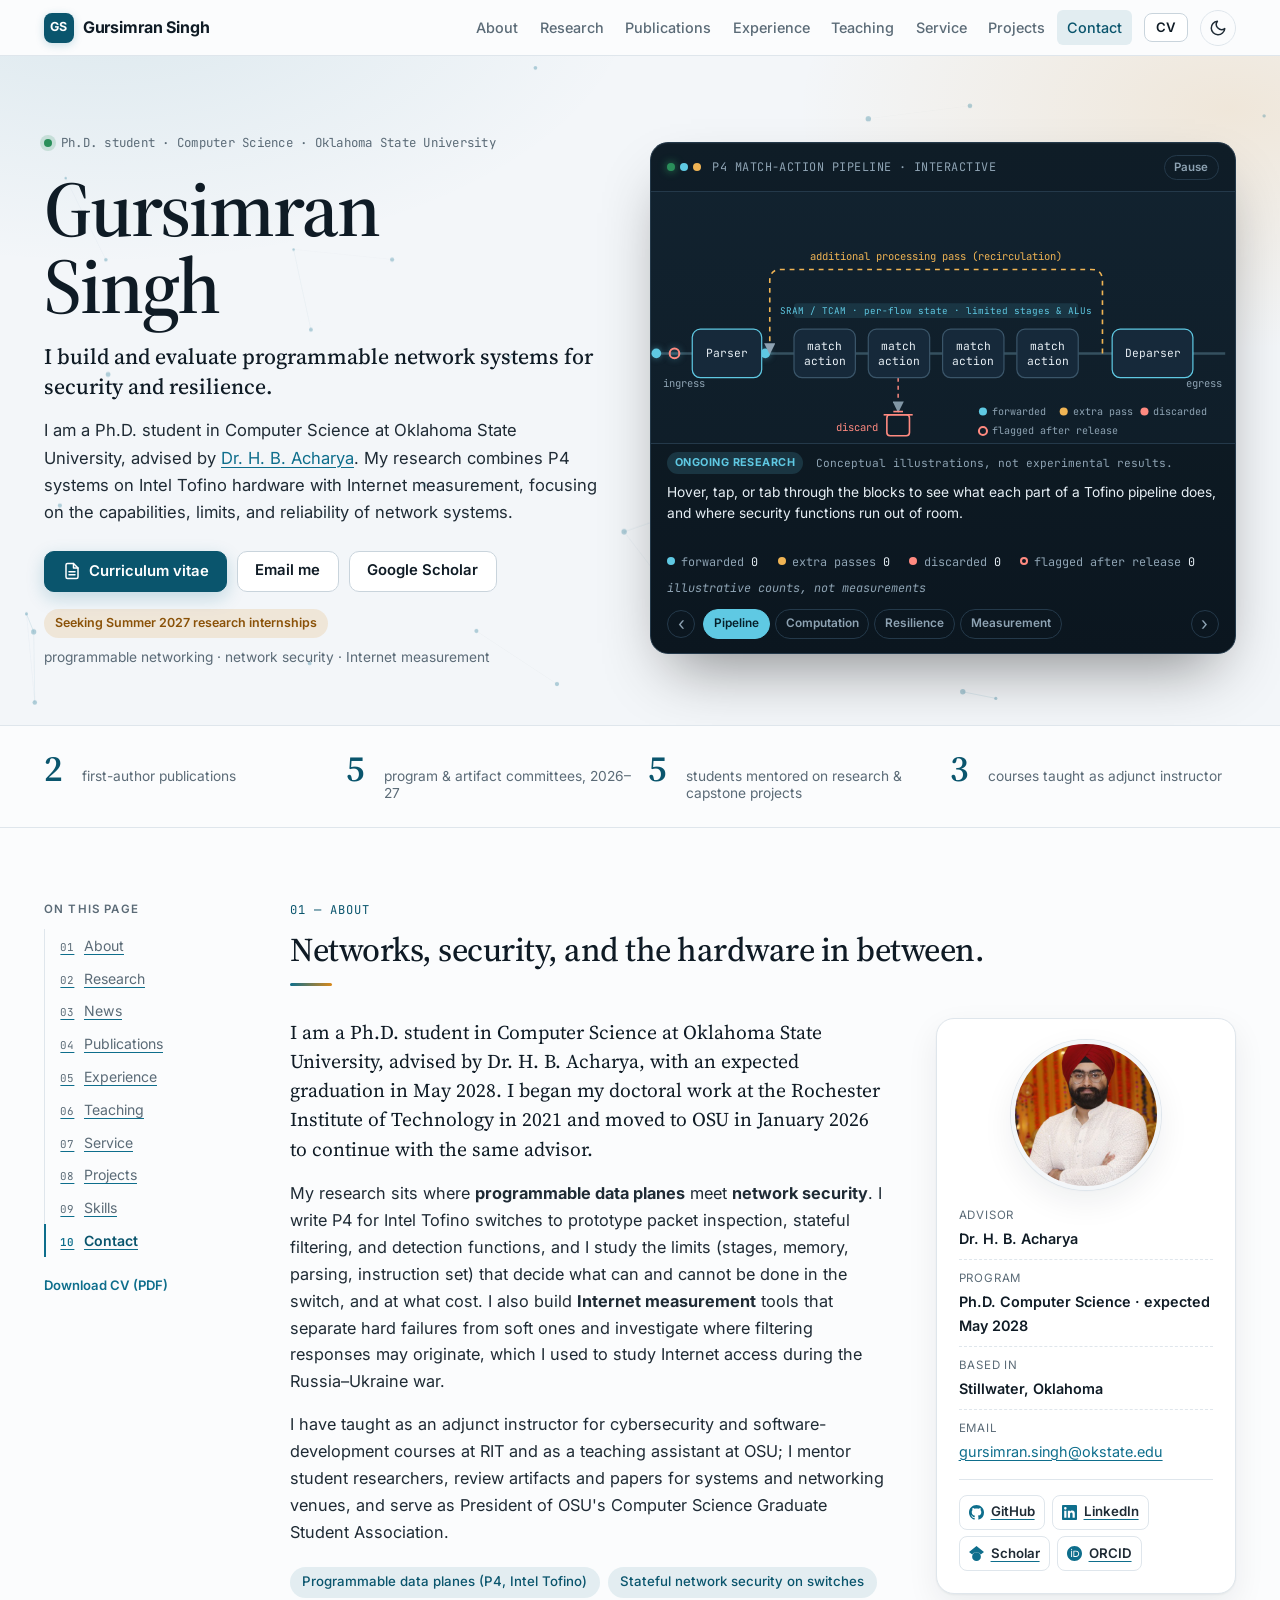
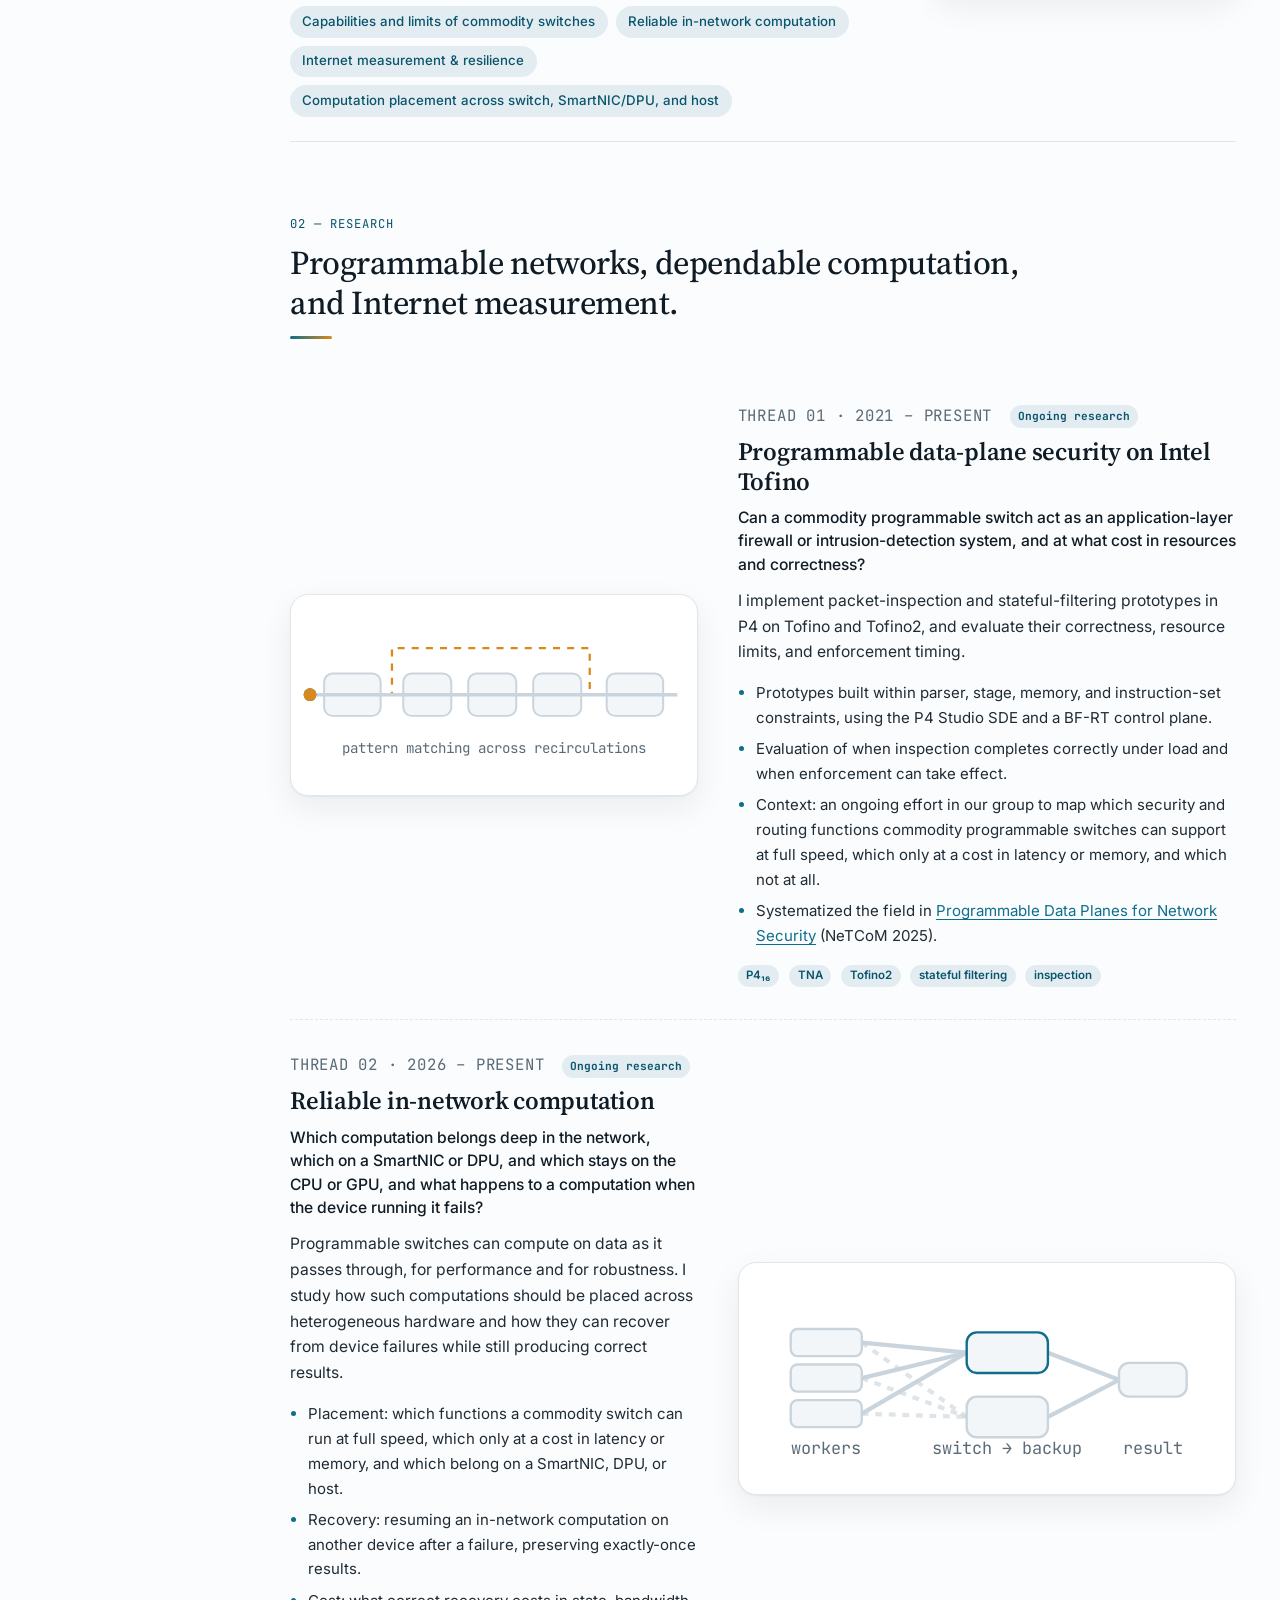
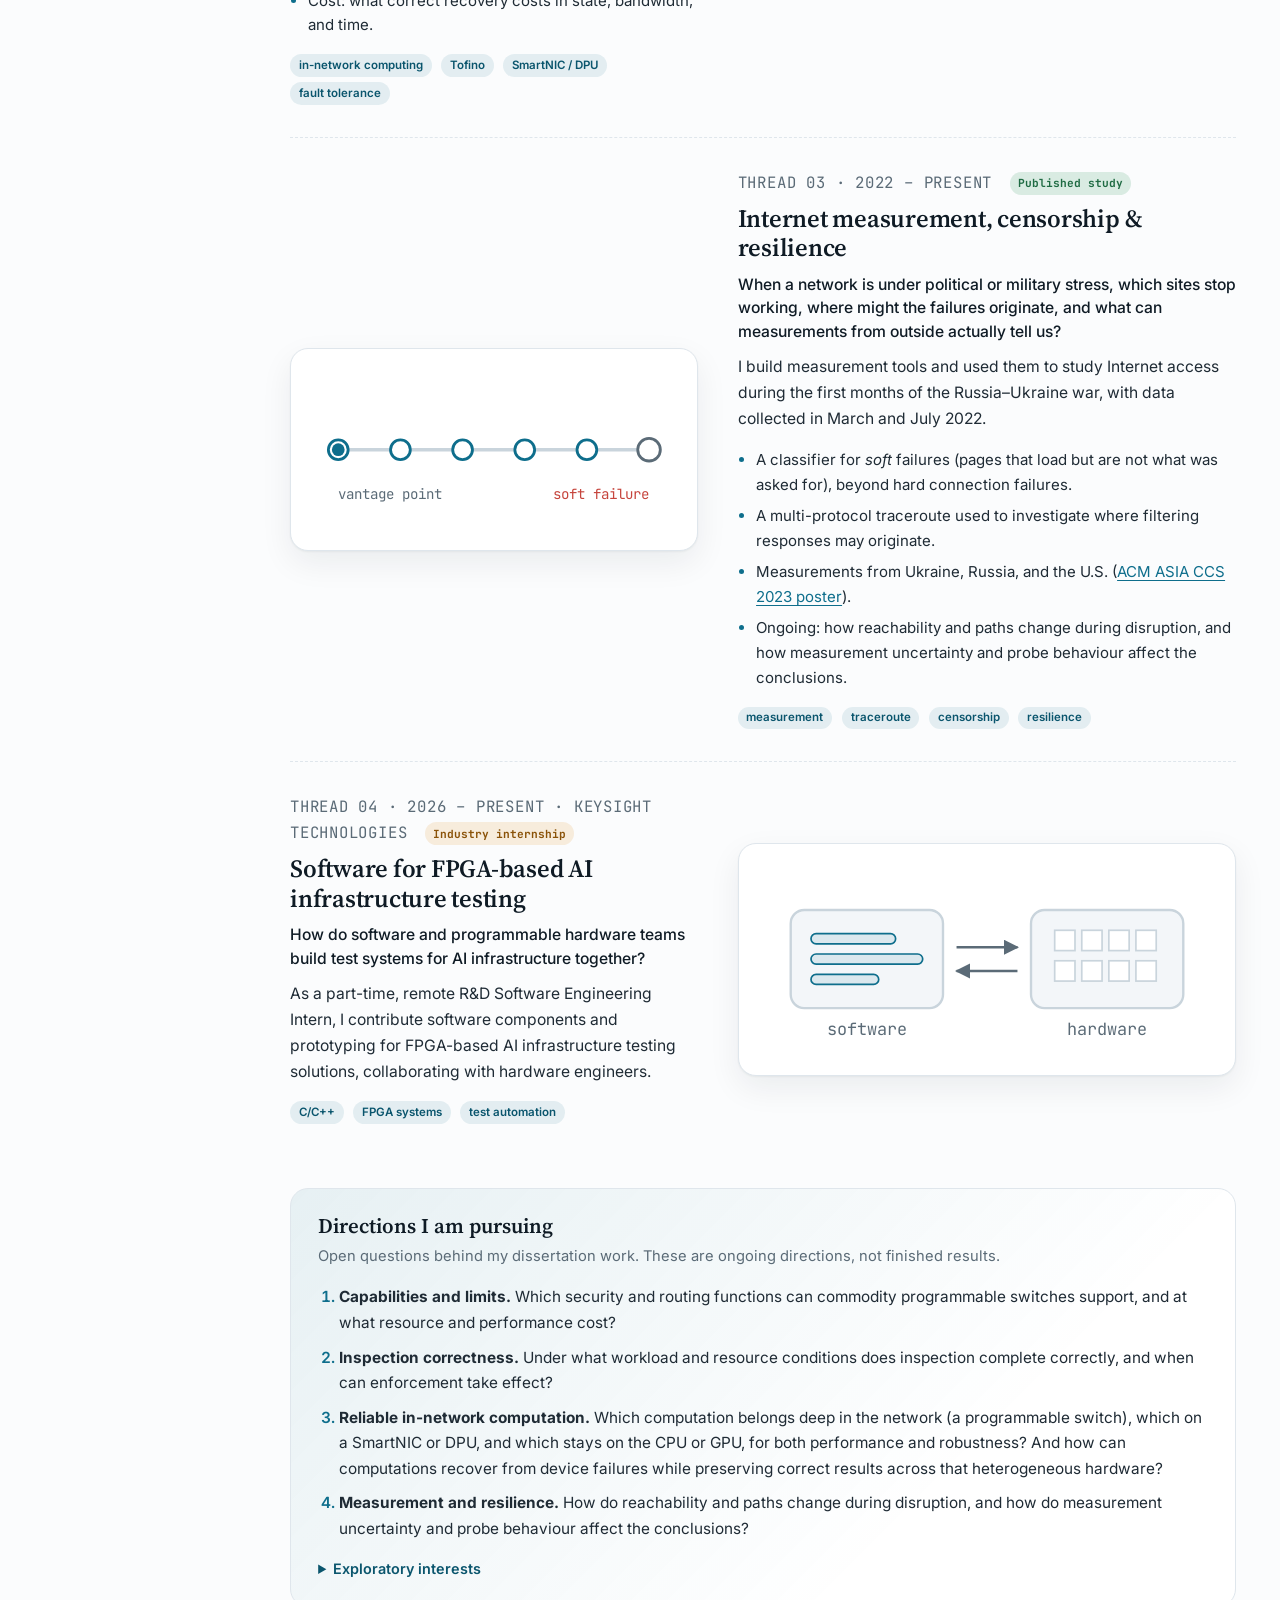
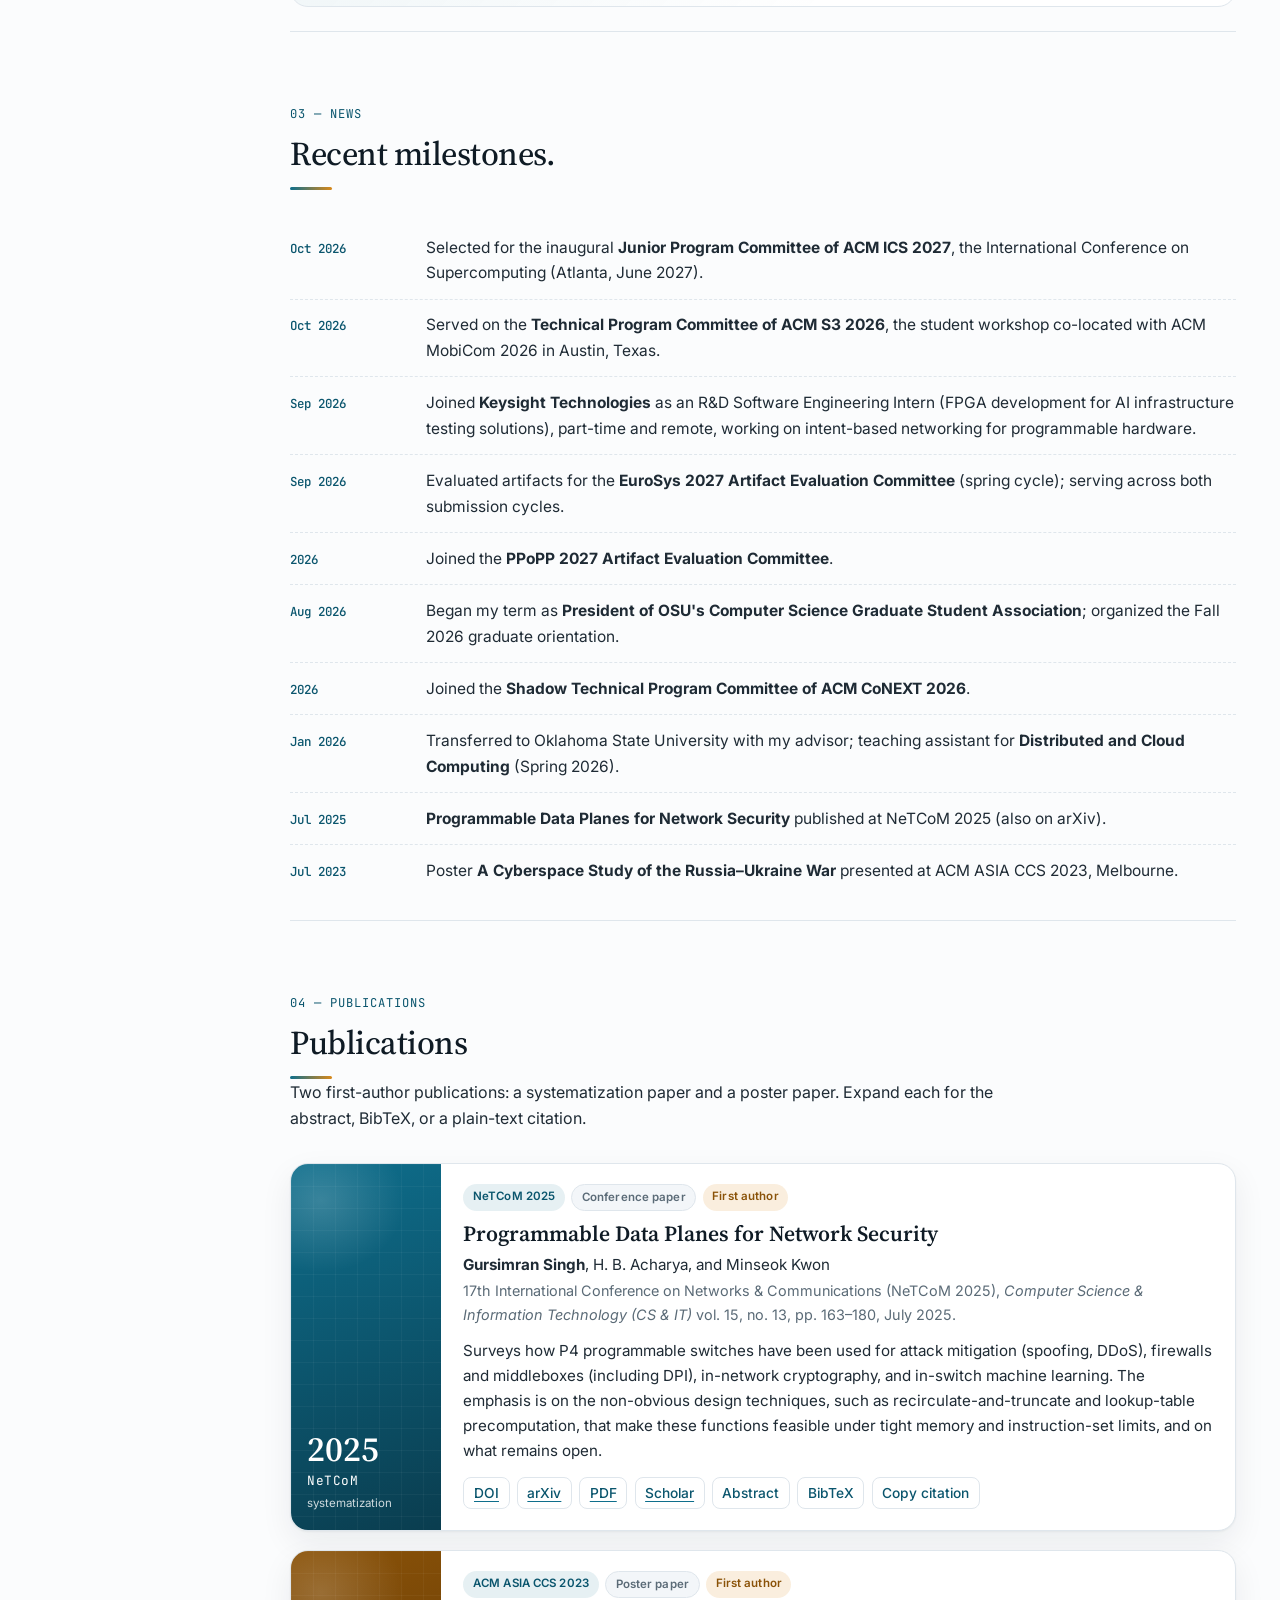
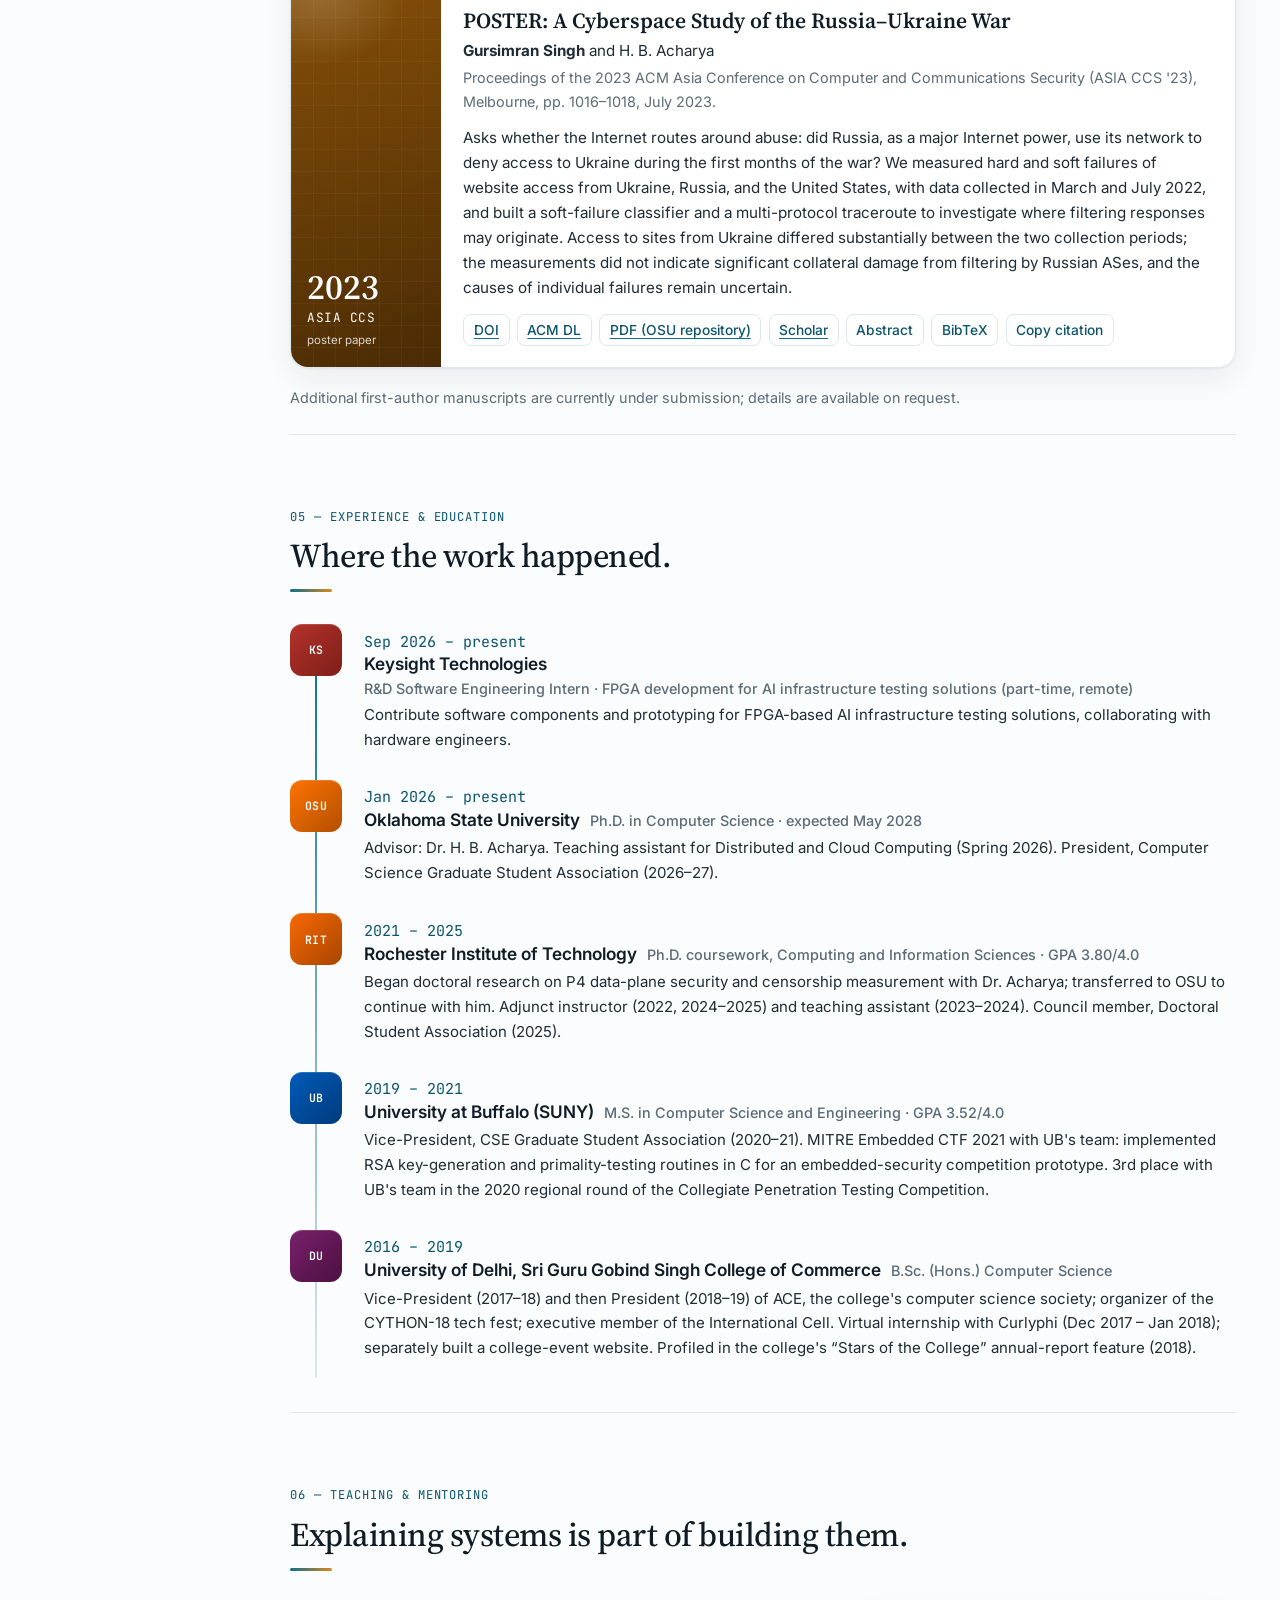
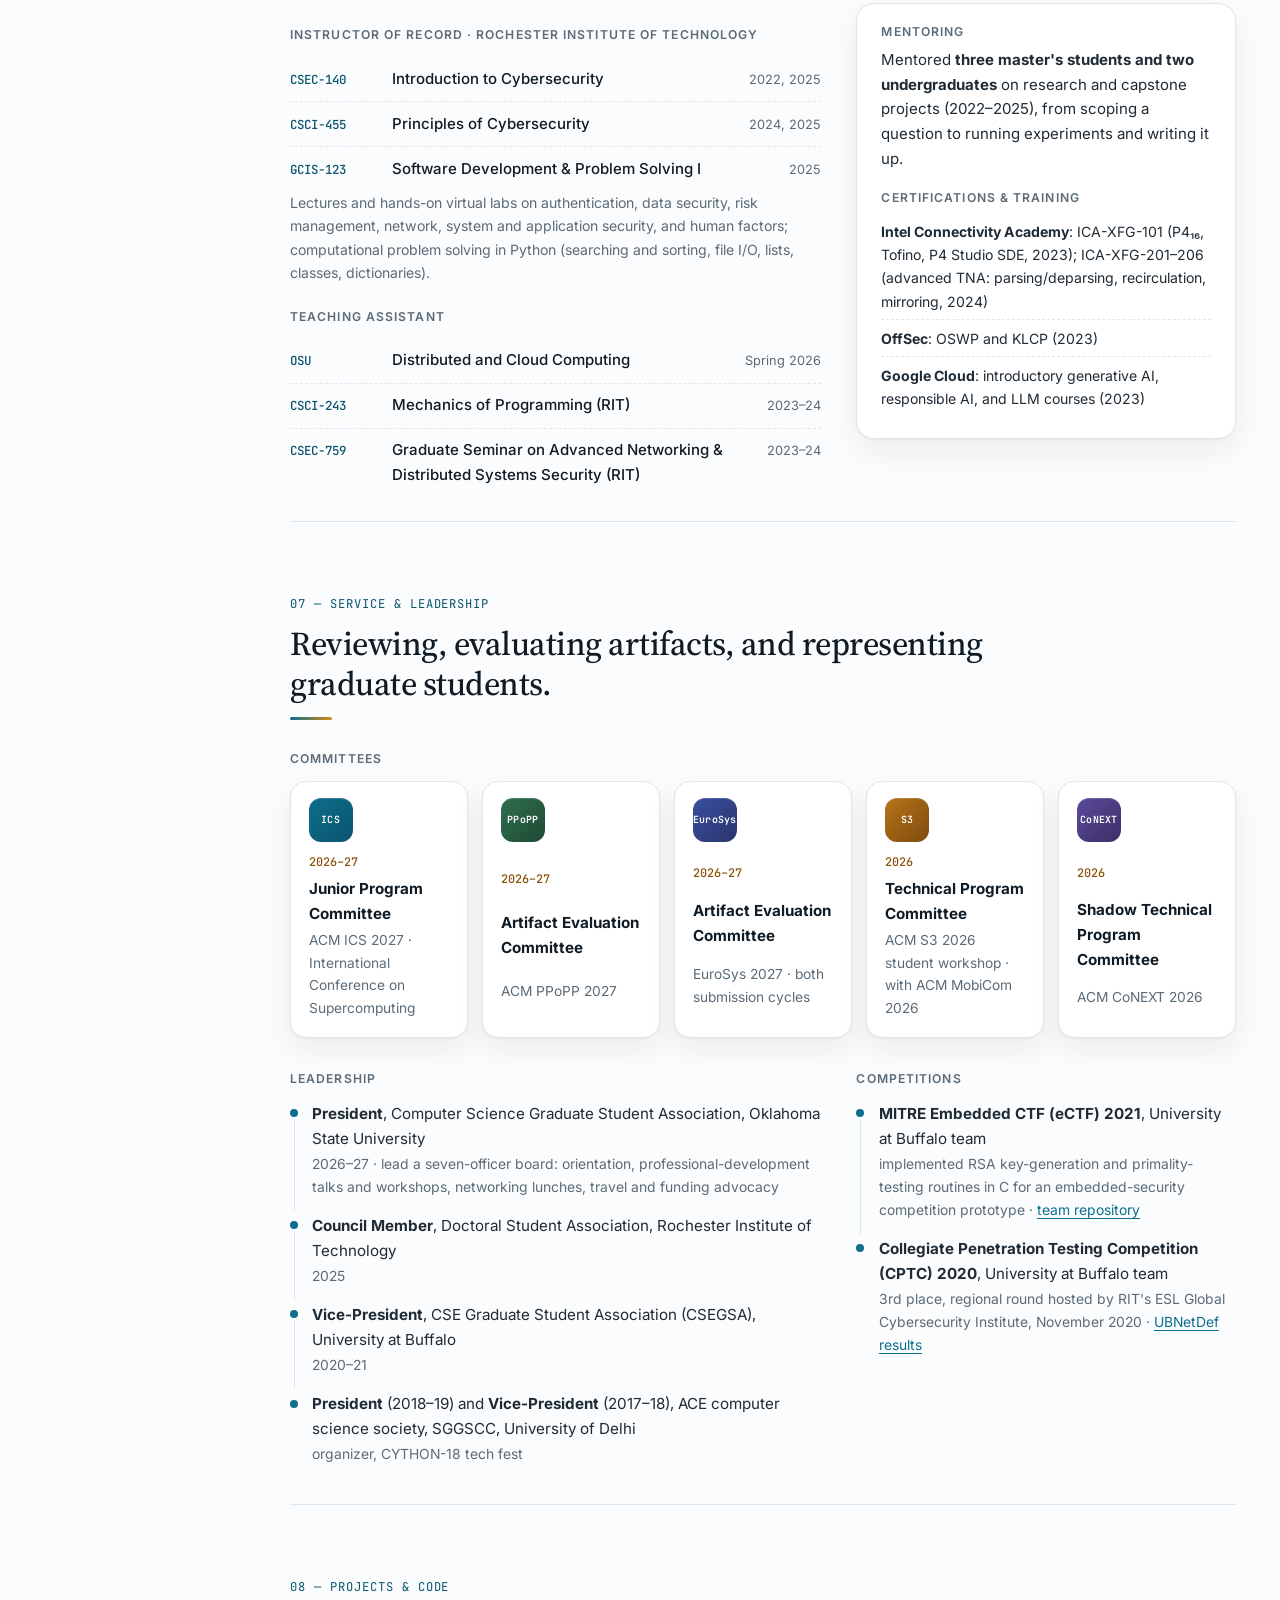
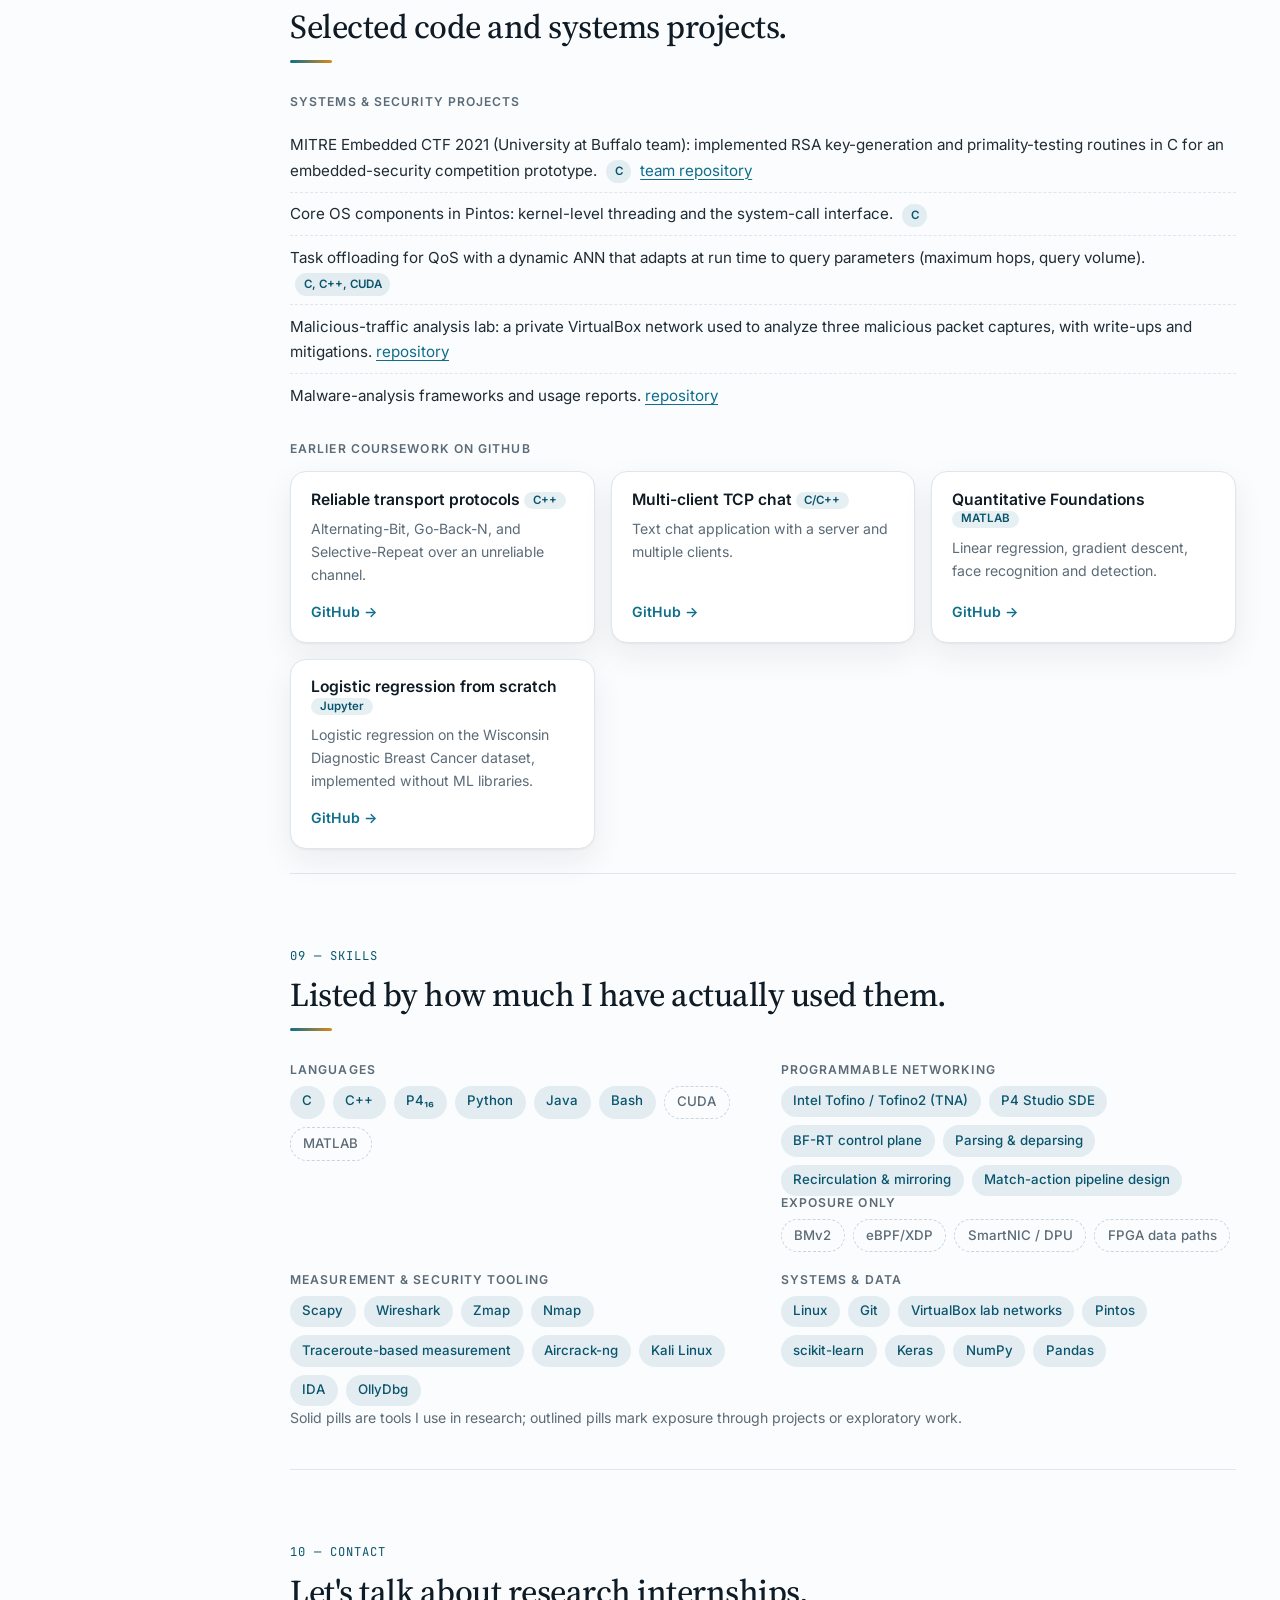
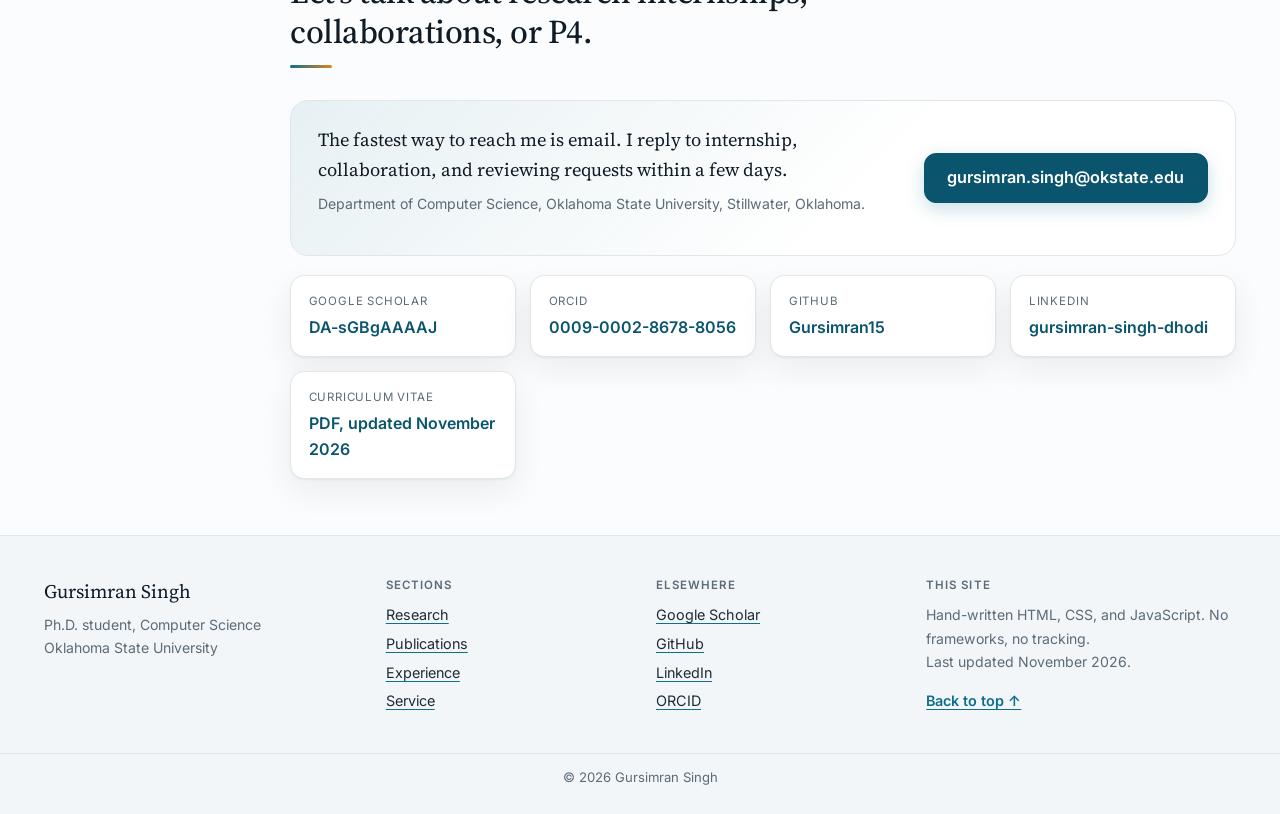
<file: index.html>
<!DOCTYPE html>
<html lang="en">
<head>
  <meta charset="utf-8">
  <meta name="viewport" content="width=device-width, initial-scale=1">
  <title>Gursimran Singh · Programmable networks, security &amp; measurement · Ph.D. student, Oklahoma State University</title>
  <meta name="description" content="Gursimran Singh is a Computer Science Ph.D. student at Oklahoma State University researching programmable data-plane security (P4 on Intel Tofino), in-network deep packet inspection and firewalls, and Internet censorship and resilience measurement.">
  <meta name="author" content="Gursimran Singh">
  <meta name="theme-color" media="(prefers-color-scheme: light)" content="#0e6e8c">
  <meta name="theme-color" media="(prefers-color-scheme: dark)" content="#0b1218">
  <link rel="canonical" href="https://gursimran15.github.io/">

  <!-- Open Graph / Twitter -->
  <meta property="og:type" content="profile">
  <meta property="og:title" content="Gursimran Singh · Programmable networks, security &amp; measurement">
  <meta property="og:description" content="Ph.D. student at Oklahoma State University. P4 / Intel Tofino data-plane security, in-network DPI and firewalls, Internet censorship measurement.">
  <meta property="og:url" content="https://gursimran15.github.io/">
  <meta property="og:image" content="https://gursimran15.github.io/assets/img/og-card.png">
  <meta name="twitter:card" content="summary_large_image">

  <link rel="icon" type="image/svg+xml" href="assets/img/favicon.svg">

  <!-- Fonts -->
  <link rel="preconnect" href="https://fonts.googleapis.com">
  <link rel="preconnect" href="https://fonts.gstatic.com" crossorigin>
  <link href="https://fonts.googleapis.com/css2?family=Inter:wght@400;500;600;700&amp;family=Source+Serif+4:ital,opsz,wght@0,8..60,400;0,8..60,500;0,8..60,600;1,8..60,400&amp;family=JetBrains+Mono:wght@400;500&amp;display=swap" rel="stylesheet">

  <link rel="stylesheet" href="assets/css/style.css?v=20261101d">

  <!-- Structured data for search engines -->
  <script type="application/ld+json">
  {
    "@context": "https://schema.org",
    "@type": "Person",
    "name": "Gursimran Singh",
    "url": "https://gursimran15.github.io/",
    "image": "https://gursimran15.github.io/assets/img/profile.jpg",
    "email": "mailto:gursimran.singh@okstate.edu",
    "jobTitle": "Ph.D. Student, Computer Science",
    "affiliation": { "@type": "CollegeOrUniversity", "name": "Oklahoma State University" },
    "alumniOf": [
      { "@type": "CollegeOrUniversity", "name": "University at Buffalo, The State University of New York" },
      { "@type": "CollegeOrUniversity", "name": "University of Delhi" }
    ],
    "knowsAbout": ["Programmable data planes", "P4", "Intel Tofino", "Network security", "Deep packet inspection", "Internet measurement", "Internet censorship", "Intent-based networking"],
    "sameAs": [
      "https://scholar.google.com/citations?user=DA-sGBgAAAAJ",
      "https://orcid.org/0009-0002-8678-8056",
      "https://github.com/Gursimran15",
      "https://www.linkedin.com/in/gursimran-singh-dhodi/"
    ]
  }
  </script>

  <!-- Set theme before first paint to avoid a flash of the wrong theme -->
  <script>
    (function () {
      try {
        var t = localStorage.getItem('theme');
        if (t !== 'light' && t !== 'dark') {
          t = window.matchMedia('(prefers-color-scheme: dark)').matches ? 'dark' : 'light';
        }
        document.documentElement.setAttribute('data-theme', t);
      } catch (e) { /* no-op */ }
    })();
  </script>
</head>

<body id="top">
  <a class="skip-link" href="#main">Skip to content</a>
  <div class="scroll-progress" aria-hidden="true"><span id="scroll-progress-bar"></span></div>

  <header class="site-header">
    <div class="header-inner">
      <a class="brand" href="#top"><span class="brand-mark" aria-hidden="true">GS</span><span class="brand-name">Gursimran Singh</span></a>
      <nav class="site-nav" aria-label="Section navigation">
        <a href="#about">About</a>
        <a href="#research">Research</a>
        <a href="#publications">Publications</a>
        <a href="#experience">Experience</a>
        <a href="#teaching">Teaching</a>
        <a href="#service">Service</a>
        <a href="#projects">Projects</a>
        <a href="#contact">Contact</a>
      </nav>
      <a class="btn btn-small btn-cv" href="assets/Gursimran_Singh_CV.pdf" target="_blank" rel="noopener" aria-label="Curriculum vitae, PDF (opens in a new tab)">CV</a>
      <button id="theme-toggle" class="theme-toggle" type="button" aria-label="Switch theme">
        <svg class="icon icon-moon" viewBox="0 0 24 24" fill="none" stroke="currentColor" stroke-width="2" stroke-linecap="round" stroke-linejoin="round" aria-hidden="true"><path d="M21 12.79A9 9 0 1 1 11.21 3 7 7 0 0 0 21 12.79z"/></svg>
        <svg class="icon icon-sun" viewBox="0 0 24 24" fill="none" stroke="currentColor" stroke-width="2" stroke-linecap="round" stroke-linejoin="round" aria-hidden="true"><circle cx="12" cy="12" r="5"/><line x1="12" y1="1" x2="12" y2="3"/><line x1="12" y1="21" x2="12" y2="23"/><line x1="4.22" y1="4.22" x2="5.64" y2="5.64"/><line x1="18.36" y1="18.36" x2="19.78" y2="19.78"/><line x1="1" y1="12" x2="3" y2="12"/><line x1="21" y1="12" x2="23" y2="12"/><line x1="4.22" y1="19.78" x2="5.64" y2="18.36"/><line x1="18.36" y1="5.64" x2="19.78" y2="4.22"/></svg>
      </button>
    </div>
  </header>

  <main id="main">

    <!-- ================= Hero ================= -->
    <section class="hero" aria-labelledby="hero-name">
      <canvas id="hero-canvas" class="hero-canvas" aria-hidden="true"></canvas>
      <div class="hero-inner">
        <div class="hero-text">
          <p class="eyebrow hero-in" style="--i:0"><span class="dot" aria-hidden="true"></span>Ph.D. student · Computer Science · Oklahoma State University</p>
          <h1 id="hero-name" class="hero-name hero-in" style="--i:1">Gursimran<br>Singh</h1>
          <p class="hero-tagline hero-in" style="--i:2">I build and evaluate programmable network systems for security and resilience.</p>
          <p class="hero-lede hero-in" style="--i:3">
            I am a Ph.D. student in Computer Science at Oklahoma State University, advised by
            <a href="https://experts.okstate.edu/hbhatta" target="_blank" rel="noopener">Dr.&nbsp;H.&nbsp;B.&nbsp;Acharya</a>.
            My research combines P4 systems on Intel Tofino hardware with Internet measurement, focusing on the
            capabilities, limits, and reliability of network systems.
          </p>
          <div class="hero-actions hero-in" style="--i:4">
            <a class="btn btn-primary" href="assets/Gursimran_Singh_CV.pdf" target="_blank" rel="noopener">
              <svg class="icon" viewBox="0 0 24 24" fill="none" stroke="currentColor" stroke-width="2" stroke-linecap="round" stroke-linejoin="round" aria-hidden="true"><path d="M14 2H6a2 2 0 0 0-2 2v16a2 2 0 0 0 2 2h12a2 2 0 0 0 2-2V8z"/><polyline points="14 2 14 8 20 8"/><line x1="16" y1="13" x2="8" y2="13"/><line x1="16" y1="17" x2="8" y2="17"/></svg>
              Curriculum vitae
            </a>
            <a class="btn" href="mailto:gursimran.singh@okstate.edu">Email me</a>
            <a class="btn" href="https://scholar.google.com/citations?user=DA-sGBgAAAAJ" target="_blank" rel="noopener">Google Scholar</a>
          </div>
          <p class="hero-note hero-in" style="--i:5"><span class="pill pill-live">Seeking Summer 2027 research internships</span><span>programmable networking · network security · Internet measurement</span></p>
        </div>

        <!-- Interactive research panel: sliding animated scenes (conceptual illustrations) -->
        <figure class="device hero-in" style="--i:2" id="device" aria-label="Animated research scenes">
          <div class="device-top">
            <span class="device-leds" aria-hidden="true"><i></i><i></i><i></i></span>
            <span class="device-title" id="device-title">P4 match-action pipeline · interactive</span>
            <button id="motion-toggle" class="motion-toggle" type="button" aria-pressed="false" hidden>Pause</button>
          </div>

          <div class="device-stage">
            <!-- Scene 1: interactive P4 pipeline -->
            <div class="device-slide is-active" id="scene-1" role="tabpanel" aria-labelledby="tab-1" data-title="P4 match-action pipeline · interactive">
          <svg id="pipeline" class="pipeline" viewBox="0 0 700 300" role="group" aria-label="Interactive diagram of a programmable switch pipeline: parser, match-action stages, deparser, an additional-pass loop, and a discard path. Each block can be selected to read what it does.">
            <defs>
              <marker id="arrow" viewBox="0 0 10 10" refX="9" refY="5" markerWidth="7" markerHeight="7" orient="auto-start-reverse"><path d="M0,0 L10,5 L0,10 z" fill="currentColor"/></marker>
            </defs>
            <line class="wire" x1="0" y1="190" x2="700" y2="190"/>
            <g id="packets"></g>
            <g class="hot hot-loop" data-info="loop" tabindex="0" role="button" aria-label="Additional processing pass (recirculation)">
              <path class="loop-hit" d="M548 190 L548 100 Q548 86 534 86 L150 86 Q136 86 136 100 L136 190"/>
              <path class="loop" d="M548 190 L548 100 Q548 86 534 86 L150 86 Q136 86 136 100 L136 190" marker-end="url(#arrow)"/>
              <text class="label label-loop" x="342" y="74" text-anchor="middle">additional processing pass (recirculation)</text>
            </g>
            <g class="hot hot-drop" data-info="drop" tabindex="0" role="button" aria-label="Discard path">
              <path class="droppath" d="M295 190 L295 262" marker-end="url(#arrow)"/>
              <g class="bin"><rect x="281" y="266" width="28" height="26" rx="4"/><line x1="277" y1="266" x2="313" y2="266"/><line x1="289" y1="262" x2="301" y2="262"/></g>
              <text class="label label-drop" x="270" y="286" text-anchor="end">discard</text>
            </g>
            <g class="hot mem" data-info="memory" tabindex="0" role="button" aria-label="On-chip memory and per-flow state">
              <rect x="166" y="128" width="352" height="18" rx="4"/>
              <text x="342" y="141" text-anchor="middle">SRAM / TCAM · per-flow state · limited stages &amp; ALUs</text>
            </g>
            <g class="hot block block-parser" data-info="parser" data-stage="parser" tabindex="0" role="button" aria-label="Parser">
              <rect x="40" y="160" width="86" height="60" rx="10"/><text x="83" y="195" text-anchor="middle">Parser</text>
            </g>
            <g class="hot block block-stage" data-info="stage" data-stage="1" tabindex="0" role="button" aria-label="Match-action stage 1">
              <rect x="166" y="160" width="76" height="60" rx="10"/><text x="204" y="186" text-anchor="middle">match</text><text x="204" y="204" text-anchor="middle">action</text>
            </g>
            <g class="hot block block-stage" data-info="stage" data-stage="2" tabindex="0" role="button" aria-label="Match-action stage 2">
              <rect x="258" y="160" width="76" height="60" rx="10"/><text x="296" y="186" text-anchor="middle">match</text><text x="296" y="204" text-anchor="middle">action</text>
            </g>
            <g class="hot block block-stage" data-info="stage" data-stage="3" tabindex="0" role="button" aria-label="Match-action stage 3">
              <rect x="350" y="160" width="76" height="60" rx="10"/><text x="388" y="186" text-anchor="middle">match</text><text x="388" y="204" text-anchor="middle">action</text>
            </g>
            <g class="hot block block-stage" data-info="stage" data-stage="4" tabindex="0" role="button" aria-label="Match-action stage 4">
              <rect x="442" y="160" width="76" height="60" rx="10"/><text x="480" y="186" text-anchor="middle">match</text><text x="480" y="204" text-anchor="middle">action</text>
            </g>
            <g class="hot block block-parser" data-info="deparser" data-stage="deparser" tabindex="0" role="button" aria-label="Deparser">
              <rect x="560" y="160" width="100" height="60" rx="10"/><text x="610" y="195" text-anchor="middle">Deparser</text>
            </g>
            <text class="label" x="4" y="232">ingress</text>
            <text class="label" x="696" y="232" text-anchor="end">egress</text>
            <g class="legend">
              <circle cx="400" cy="262" r="5" class="pk pk-pass"/><text x="411" y="266">forwarded</text>
              <circle cx="500" cy="262" r="5" class="pk pk-recirc"/><text x="511" y="266">extra pass</text>
              <circle cx="600" cy="262" r="5" class="pk pk-drop"/><text x="611" y="266">discarded</text>
              <circle cx="400" cy="286" r="5" class="pk pk-late"/><text x="411" y="290">flagged after release</text>
            </g>
          </svg>
            </div>

            <!-- Scene 2: reliable in-network computation (failure and recovery) -->
            <div class="device-slide is-right" id="scene-2" role="tabpanel" aria-labelledby="tab-2" data-title="Reliable in-network computation" inert>
              <svg class="scene scene-coll" viewBox="0 0 700 300" aria-hidden="true">
                <g class="links">
                  <line x1="120" y1="80" x2="300" y2="100"/><line x1="120" y1="150" x2="300" y2="100"/><line x1="120" y1="220" x2="300" y2="100"/>
                  <line class="alt" x1="120" y1="80" x2="300" y2="220"/><line class="alt" x1="120" y1="150" x2="300" y2="220"/><line class="alt" x1="120" y1="220" x2="300" y2="220"/>
                  <line class="out-a" x1="400" y1="100" x2="560" y2="150"/><line class="out-b" x1="400" y1="220" x2="560" y2="150"/>
                </g>
                <g class="block"><rect x="40" y="63" width="80" height="34" rx="8"/><text x="80" y="85" text-anchor="middle">worker 1</text></g>
                <g class="block"><rect x="40" y="133" width="80" height="34" rx="8"/><text x="80" y="155" text-anchor="middle">worker 2</text></g>
                <g class="block"><rect x="40" y="203" width="80" height="34" rx="8"/><text x="80" y="225" text-anchor="middle">worker 3</text></g>
                <g class="block dev-a"><rect x="300" y="70" width="100" height="60" rx="12"/><text x="350" y="96" text-anchor="middle">switch</text><text class="sub" x="350" y="116" text-anchor="middle">computes</text></g>
                <g class="fault"><circle cx="350" cy="100" r="18"/><line x1="340" y1="90" x2="360" y2="110"/><line x1="360" y1="90" x2="340" y2="110"/><text class="label label-red" x="350" y="54" text-anchor="middle">device unavailable</text></g>
                <g class="block dev-b"><rect x="300" y="190" width="100" height="60" rx="12"/><text x="350" y="216" text-anchor="middle">SmartNIC / host</text><text class="sub" x="350" y="236" text-anchor="middle">resumes</text></g>
                <text class="label label-amber recov" x="350" y="276" text-anchor="middle">recovery at another location</text>
                <g class="block result"><rect x="560" y="130" width="100" height="40" rx="10"/><text x="610" y="155" text-anchor="middle">result</text></g>
                <text class="label obj" x="610" y="196" text-anchor="middle">research objective:</text>
                <text class="label obj" x="610" y="214" text-anchor="middle">correct recovery</text>
                <text class="label obj" x="610" y="232" text-anchor="middle">heterogeneous hardware</text>
                <text class="label obj" x="610" y="250" text-anchor="middle">recovery cost</text>
                <circle class="c-in c-a1" cx="120" cy="80" r="5"/><circle class="c-in c-a2" cx="120" cy="150" r="5"/><circle class="c-in c-a3" cx="120" cy="220" r="5"/>
                <circle class="c-in c-b1" cx="120" cy="80" r="5"/><circle class="c-in c-b2" cx="120" cy="150" r="5"/><circle class="c-in c-b3" cx="120" cy="220" r="5"/>
                <circle class="c-out" cx="400" cy="220" r="5"/>
              </svg>
            </div>

            <!-- Scene 3: Internet resilience under disruption -->
            <div class="device-slide is-right" id="scene-3" role="tabpanel" aria-labelledby="tab-3" data-title="Internet resilience under disruption" inert>
              <svg class="scene scene-res" viewBox="0 0 700 300" aria-hidden="true">
                <g class="links">
                  <line x1="60" y1="150" x2="230" y2="70"/><line x1="60" y1="150" x2="230" y2="230"/>
                  <line x1="230" y1="70" x2="400" y2="70"/><line x1="230" y1="230" x2="400" y2="230"/>
                  <line x1="230" y1="70" x2="230" y2="230"/><line x1="400" y1="70" x2="400" y2="230"/>
                  <line class="l-df" x1="400" y1="70" x2="620" y2="150"/><line class="l-ef" x1="400" y1="230" x2="620" y2="150"/>
                </g>
                <g class="fault"><circle cx="510" cy="110" r="13"/><line x1="503" y1="103" x2="517" y2="117"/><line x1="517" y1="103" x2="503" y2="117"/><text class="label label-red" x="528" y="100">link failure</text></g>
                <g class="node"><circle cx="60" cy="150" r="12"/><text class="label" x="60" y="183" text-anchor="middle">vantage point</text></g>
                <g class="node"><circle cx="230" cy="70" r="10"/></g><g class="node"><circle cx="230" cy="230" r="10"/></g>
                <g class="node"><circle cx="400" cy="70" r="10"/></g><g class="node"><circle cx="400" cy="230" r="10"/></g>
                <g class="node target"><circle cx="620" cy="150" r="12"/><text class="label" x="620" y="183" text-anchor="middle">destination</text></g>
                <text class="label reroute" x="315" y="264" text-anchor="middle">alternative path observed</text>
                <text class="label label-muted noresp" x="150" y="40" text-anchor="middle">no response · inconclusive</text>
                <circle class="r-pk r-pk-1" cx="60" cy="150" r="6"/>
                <circle class="r-pk r-pk-2" cx="60" cy="150" r="6"/>
                <circle class="r-pk r-pk-3" cx="60" cy="150" r="6"/>
              </svg>
            </div>

            <!-- Scene 4: Internet measurement -->
            <div class="device-slide is-right" id="scene-4" role="tabpanel" aria-labelledby="tab-4" data-title="Internet measurement" inert>
              <svg class="scene scene-meas" viewBox="0 0 700 300" aria-hidden="true">
                <g class="vp"><circle cx="70" cy="80" r="10"/><text class="label" x="88" y="84">vantage · Ukraine</text></g>
                <g class="vp"><circle cx="70" cy="150" r="10"/><text class="label" x="88" y="154">vantage · Russia</text></g>
                <g class="vp"><circle cx="70" cy="220" r="10"/><text class="label" x="88" y="224">vantage · United States</text></g>
                <g class="hops"><line x1="250" y1="150" x2="520" y2="150"/><line x1="290" y1="144" x2="290" y2="156"/><line x1="340" y1="144" x2="340" y2="156"/><line x1="390" y1="144" x2="390" y2="156"/><line x1="440" y1="144" x2="440" y2="156"/><line x1="490" y1="144" x2="490" y2="156"/><text class="label" x="385" y="134" text-anchor="middle">multi-protocol traceroute · where do responses originate?</text></g>
                <g class="targets">
                  <circle class="t t-1" cx="620" cy="60" r="9"/><circle class="t t-2" cx="620" cy="105" r="9"/><circle class="t t-3" cx="620" cy="150" r="9"/><circle class="t t-4" cx="620" cy="195" r="9"/><circle class="t t-5" cx="620" cy="240" r="9"/>
                  <text class="label" x="620" y="30" text-anchor="middle">web sites</text>
                </g>
                <g class="legend"><circle cx="70" cy="272" r="5" class="ok"/><text class="label" x="81" y="276">reachable</text><circle cx="175" cy="272" r="5" class="soft"/><text class="label" x="186" y="276">soft failure</text><circle cx="290" cy="272" r="5" class="hard"/><text class="label" x="301" y="276">hard failure</text><circle cx="425" cy="272" r="5" class="inc"/><text class="label" x="436" y="276">inconclusive</text></g>
                <circle class="m-pk m-pk-1" cx="70" cy="80" r="5"/><circle class="m-pk m-pk-2" cx="70" cy="150" r="5"/><circle class="m-pk m-pk-3" cx="70" cy="220" r="5"/>
                <circle class="m-pk m-pk-4" cx="70" cy="80" r="5"/><circle class="m-pk m-pk-5" cx="70" cy="150" r="5"/><circle class="m-pk m-pk-6" cx="70" cy="220" r="5"/>
              </svg>
            </div>
          </div>

          <figcaption class="device-foot">
            <div class="device-status">
              <span class="status status-ongoing" data-slide="1">Ongoing research</span>
              <span class="status status-ongoing" data-slide="2" hidden>Ongoing research</span>
              <span class="status status-ongoing" data-slide="3" hidden>Ongoing research</span>
              <span class="status status-pub" data-slide="4" hidden>Published study</span>
              <span class="device-note">Conceptual illustrations, not experimental results.</span>
            </div>
            <p id="pipe-info" class="device-info" data-slide="1" aria-live="polite">Hover, tap, or tab through the blocks to see what each part of a Tofino pipeline does, and where security functions run out of room.</p>
            <p class="device-info" data-slide="2" hidden><strong>Reliable in-network computation.</strong> A switch computes on workers' partial results; when it becomes unavailable, the computation resumes on another device and must still produce the correct result. I study where such computation belongs, how it recovers, and what recovery costs.</p>
            <p class="device-info" data-slide="3" hidden><strong>Internet resilience under disruption.</strong> When links fail, does traffic find another path, and can measurements from outside tell what happened? Sometimes an alternative path is observed; sometimes probes get no response and the outcome is inconclusive. Telling physical damage from deliberate filtering is part of the research question, not an assumption.</p>
            <p class="device-info" data-slide="4" hidden><strong>Internet measurement.</strong> Probes from several vantage points, a classifier that separates hard failures from soft ones, and a multi-protocol traceroute used to investigate where filtering responses may originate. A failed response does not by itself identify a responsible hop or prove censorship. The Russia–Ukraine study is published; the measurement methods are ongoing work.</p>
            <p class="device-counters" data-slide="1" aria-label="Illustrative packet counts in this animation">
              <span><b class="pk-dot pk-pass" aria-hidden="true"></b>forwarded <output id="cnt-pass">0</output></span>
              <span><b class="pk-dot pk-recirc" aria-hidden="true"></b>extra passes <output id="cnt-recirc">0</output></span>
              <span><b class="pk-dot pk-drop" aria-hidden="true"></b>discarded <output id="cnt-drop">0</output></span>
              <span><b class="pk-dot pk-late" aria-hidden="true"></b>flagged after release <output id="cnt-late">0</output></span>
              <span class="device-counters-note">illustrative counts, not measurements</span>
            </p>
            <div class="device-nav">
              <button type="button" class="device-arrow" data-dir="-1" aria-label="Previous scene">&#8249;</button>
              <div class="device-tabs" role="tablist" aria-label="Research scenes">
                <button type="button" role="tab" class="device-tab" id="tab-1" aria-selected="true" aria-controls="scene-1" data-slide="1">Pipeline</button>
                <button type="button" role="tab" class="device-tab" id="tab-2" aria-selected="false" aria-controls="scene-2" data-slide="2" tabindex="-1">Computation</button>
                <button type="button" role="tab" class="device-tab" id="tab-3" aria-selected="false" aria-controls="scene-3" data-slide="3" tabindex="-1">Resilience</button>
                <button type="button" role="tab" class="device-tab" id="tab-4" aria-selected="false" aria-controls="scene-4" data-slide="4" tabindex="-1">Measurement</button>
              </div>
              <button type="button" class="device-arrow" data-dir="1" aria-label="Next scene">&#8250;</button>
            </div>
          </figcaption>
        </figure>
      </div>
    </section>

    <!-- ================= Stats ================= -->
    <section class="stats" aria-label="At a glance">
      <ul class="stat-list stagger">
        <li class="stat"><span class="stat-num" data-count="2">2</span><span class="stat-label">first-author publications</span></li>
        <li class="stat"><span class="stat-num" data-count="5">5</span><span class="stat-label">program &amp; artifact committees, 2026–27</span></li>
        <li class="stat"><span class="stat-num" data-count="5">5</span><span class="stat-label">students mentored on research &amp; capstone projects</span></li>
        <li class="stat"><span class="stat-num" data-count="3">3</span><span class="stat-label">courses taught as adjunct instructor</span></li>
      </ul>
    </section>

    <div class="page">
      <!-- On-this-page rail (wide screens) -->
      <nav class="rail" aria-label="On this page">
        <p class="rail-title">On this page</p>
        <ol class="rail-list">
          <li><a href="#about"><span>01</span>About</a></li>
          <li><a href="#research"><span>02</span>Research</a></li>
          <li><a href="#news"><span>03</span>News</a></li>
          <li><a href="#publications"><span>04</span>Publications</a></li>
          <li><a href="#experience"><span>05</span>Experience</a></li>
          <li><a href="#teaching"><span>06</span>Teaching</a></li>
          <li><a href="#service"><span>07</span>Service</a></li>
          <li><a href="#projects"><span>08</span>Projects</a></li>
          <li><a href="#skills"><span>09</span>Skills</a></li>
          <li><a href="#contact"><span>10</span>Contact</a></li>
        </ol>
        <a class="rail-cv" href="assets/Gursimran_Singh_CV.pdf" target="_blank" rel="noopener">Download CV (PDF)</a>
      </nav>

      <div class="content">

      <!-- ================= About ================= -->
      <section id="about" class="section reveal">
        <div class="section-head">
          <p class="section-num">01 — About</p>
          <h2>Networks, security, and the hardware in between.</h2>
        </div>
        <div class="about-grid">
          <div class="about-text">
            <p class="lead">
              I am a Ph.D. student in Computer Science at Oklahoma State University, advised by
              Dr.&nbsp;H.&nbsp;B.&nbsp;Acharya, with an expected graduation in May 2028. I began my doctoral work
              at the Rochester Institute of Technology in 2021 and moved to OSU in January 2026 to continue with the same advisor.
            </p>
            <p>
              My research sits where <strong>programmable data planes</strong> meet <strong>network security</strong>.
              I write P4 for Intel Tofino switches to prototype packet inspection, stateful filtering, and detection
              functions, and I study the limits (stages, memory, parsing, instruction set) that decide what can and
              cannot be done in the switch, and at what cost. I also build <strong>Internet measurement</strong> tools
              that separate hard failures from soft ones and investigate where filtering responses may originate,
              which I used to study Internet access during the Russia–Ukraine war.
            </p>
            <p>
              I have taught as an adjunct instructor for cybersecurity and software-development courses at RIT and as
              a teaching assistant at OSU; I mentor student researchers, review artifacts and papers for systems and
              networking venues, and serve as President of OSU's Computer Science Graduate Student Association.
            </p>
            <ul class="pill-list" aria-label="Research interests">
              <li>Programmable data planes (P4, Intel Tofino)</li>
              <li>Stateful network security on switches</li>
              <li>Capabilities and limits of commodity switches</li>
              <li>Reliable in-network computation</li>
              <li>Internet measurement &amp; resilience</li>
              <li>Computation placement across switch, SmartNIC/DPU, and host</li>
            </ul>
          </div>
          <aside class="about-card">
            <img class="portrait" src="assets/img/profile.jpg" alt="Portrait of Gursimran Singh" width="400" height="400" loading="lazy" decoding="async">
            <ul class="fact-list">
              <li><span>Advisor</span><strong>Dr. H. B. Acharya</strong></li>
              <li><span>Program</span><strong>Ph.D. Computer Science · expected May 2028</strong></li>
              <li><span>Based in</span><strong>Stillwater, Oklahoma</strong></li>
              <li><span>Email</span><a href="mailto:gursimran.singh@okstate.edu">gursimran.singh@okstate.edu</a></li>
            </ul>
            <ul class="social-row" aria-label="Profiles">
              <li><a href="https://github.com/Gursimran15" target="_blank" rel="noopener" aria-label="GitHub (opens in a new tab)"><svg class="icon" viewBox="0 0 16 16" fill="currentColor" aria-hidden="true"><path d="M8 0C3.58 0 0 3.58 0 8c0 3.54 2.29 6.53 5.47 7.59.4.07.55-.17.55-.38 0-.19-.01-.82-.01-1.49-2.01.37-2.53-.49-2.69-.94-.09-.23-.48-.94-.82-1.13-.28-.15-.68-.52-.01-.53.63-.01 1.08.58 1.23.82.72 1.21 1.87.87 2.33.66.07-.52.28-.87.51-1.07-1.78-.2-3.64-.89-3.64-3.95 0-.87.31-1.59.82-2.15-.08-.2-.36-1.02.08-2.12 0 0 .67-.21 2.2.82.64-.18 1.32-.27 2-.27.68 0 1.36.09 2 .27 1.53-1.04 2.2-.82 2.2-.82.44 1.1.16 1.92.08 2.12.51.56.82 1.27.82 2.15 0 3.07-1.87 3.75-3.65 3.95.29.25.54.73.54 1.48 0 1.07-.01 1.93-.01 2.2 0 .21.15.46.55.38A8.01 8.01 0 0 0 16 8c0-4.42-3.58-8-8-8z"/></svg>GitHub</a></li>
              <li><a href="https://www.linkedin.com/in/gursimran-singh-dhodi/" target="_blank" rel="noopener" aria-label="LinkedIn (opens in a new tab)"><svg class="icon" viewBox="0 0 24 24" fill="currentColor" aria-hidden="true"><path d="M20.45 20.45h-3.55v-5.57c0-1.33-.03-3.04-1.85-3.04-1.85 0-2.14 1.45-2.14 2.94v5.67H9.36V9h3.41v1.56h.05c.47-.9 1.63-1.85 3.36-1.85 3.6 0 4.27 2.37 4.27 5.45v6.29zM5.34 7.43a2.06 2.06 0 1 1 0-4.12 2.06 2.06 0 0 1 0 4.12zM7.12 20.45H3.55V9h3.57v11.45zM22.22 0H1.77C.79 0 0 .77 0 1.72v20.55C0 23.23.79 24 1.77 24h20.45c.98 0 1.78-.77 1.78-1.73V1.72C24 .77 23.2 0 22.22 0z"/></svg>LinkedIn</a></li>
              <li><a href="https://scholar.google.com/citations?user=DA-sGBgAAAAJ" target="_blank" rel="noopener" aria-label="Google Scholar (opens in a new tab)"><svg class="icon" viewBox="0 0 24 24" fill="currentColor" aria-hidden="true"><path d="M5.242 13.769L0 9.5 12 0l12 9.5-5.242 4.269C17.548 11.249 14.978 9.5 12 9.5c-2.977 0-5.548 1.748-6.758 4.269zM12 10a7 7 0 1 0 0 14 7 7 0 0 0 0-14z"/></svg>Scholar</a></li>
              <li><a href="https://orcid.org/0009-0002-8678-8056" target="_blank" rel="noopener" aria-label="ORCID (opens in a new tab)"><svg class="icon" viewBox="0 0 24 24" fill="currentColor" aria-hidden="true"><path d="M12 0C5.372 0 0 5.372 0 12s5.372 12 12 12 12-5.372 12-12S18.628 0 12 0zM7.369 4.378c.525 0 .947.431.947.947 0 .525-.422.947-.947.947-.525 0-.947-.422-.947-.947 0-.516.422-.947.947-.947zm-.722 3.038h1.444v10.041H6.647V7.416zm3.562 0h3.9c3.712 0 5.344 2.653 5.344 5.025 0 2.578-2.016 5.025-5.325 5.025h-3.919V7.416zm1.444 1.303v7.444h2.297c3.272 0 4.022-2.484 4.022-3.722 0-2.016-1.284-3.722-4.097-3.722h-2.222z"/></svg>ORCID</a></li>
            </ul>
          </aside>
        </div>
      </section>

      <!-- ================= Research ================= -->
      <section id="research" class="section reveal">
        <div class="section-head">
          <p class="section-num">02 — Research</p>
          <h2>Programmable networks, dependable computation, and Internet measurement.</h2>
        </div>

        <article class="feature reveal">
          <div class="feature-art" aria-hidden="true">
            <svg viewBox="0 0 260 110" class="mini mini-dpi">
              <rect class="m-box" x="10" y="40" width="40" height="30" rx="6"/>
              <rect class="m-box" x="66" y="40" width="34" height="30" rx="6"/>
              <rect class="m-box" x="112" y="40" width="34" height="30" rx="6"/>
              <rect class="m-box" x="158" y="40" width="34" height="30" rx="6"/>
              <rect class="m-box" x="210" y="40" width="40" height="30" rx="6"/>
              <path class="m-loop" d="M192 55 L198 55 L198 22 L58 22 L58 55"/>
              <line class="m-wire" x1="0" y1="55" x2="260" y2="55"/>
              <circle class="m-dot m-dot-1" cx="0" cy="55" r="4.5"/>
              <circle class="m-dot m-dot-2" cx="0" cy="55" r="4.5"/>
              <text class="m-text" x="130" y="96" text-anchor="middle">pattern matching across recirculations</text>
            </svg>
          </div>
          <div class="feature-body">
            <p class="feature-num">Thread 01 · 2021 – present <span class="status status-ongoing">Ongoing research</span></p>
            <h3>Programmable data-plane security on Intel Tofino</h3>
            <p class="feature-q">Can a commodity programmable switch act as an application-layer firewall or intrusion-detection system, and at what cost in resources and correctness?</p>
            <p>I implement packet-inspection and stateful-filtering prototypes in P4 on Tofino and Tofino2, and evaluate their correctness, resource limits, and enforcement timing.</p>
            <ul class="feature-points">
              <li>Prototypes built within parser, stage, memory, and instruction-set constraints, using the P4 Studio SDE and a BF-RT control plane.</li>
              <li>Evaluation of when inspection completes correctly under load and when enforcement can take effect.</li>
              <li>Context: an ongoing effort in our group to map which security and routing functions commodity programmable switches can support at full speed, which only at a cost in latency or memory, and which not at all.</li>
              <li>Systematized the field in <a href="#pub-netcom2025">Programmable Data Planes for Network Security</a> (NeTCoM 2025).</li>
            </ul>
            <p class="feature-tags"><span class="tag">P4₁₆</span><span class="tag">TNA</span><span class="tag">Tofino2</span><span class="tag">stateful filtering</span><span class="tag">inspection</span></p>
          </div>
        </article>

        <article class="feature feature-flip reveal">
          <div class="feature-art" aria-hidden="true">
            <svg viewBox="0 0 260 110" class="mini mini-comp">
              <line class="m-wire" x1="56" y1="34" x2="118" y2="40"/><line class="m-wire" x1="56" y1="55" x2="118" y2="40"/><line class="m-wire" x1="56" y1="76" x2="118" y2="40"/>
              <line class="m-wire alt" x1="56" y1="34" x2="118" y2="78"/><line class="m-wire alt" x1="56" y1="55" x2="118" y2="78"/><line class="m-wire alt" x1="56" y1="76" x2="118" y2="78"/>
              <line class="m-wire" x1="166" y1="40" x2="208" y2="56"/><line class="m-wire" x1="166" y1="78" x2="208" y2="56"/>
              <rect class="m-box" x="14" y="26" width="42" height="16" rx="4"/><rect class="m-box" x="14" y="47" width="42" height="16" rx="4"/><rect class="m-box" x="14" y="68" width="42" height="16" rx="4"/>
              <rect class="m-box dev-a" x="118" y="28" width="48" height="24" rx="6"/>
              <g class="fault"><line x1="135" y1="33" x2="149" y2="47"/><line x1="149" y1="33" x2="135" y2="47"/></g>
              <rect class="m-box dev-b" x="118" y="66" width="48" height="24" rx="6"/>
              <rect class="m-box res" x="208" y="46" width="40" height="20" rx="6"/>
              <circle class="c c-1" cx="56" cy="34" r="3.5"/><circle class="c c-2" cx="56" cy="55" r="3.5"/><circle class="c c-3" cx="56" cy="76" r="3.5"/>
              <circle class="c c-4" cx="56" cy="34" r="3.5"/><circle class="c c-5" cx="56" cy="55" r="3.5"/><circle class="c c-6" cx="56" cy="76" r="3.5"/>
              <circle class="c c-out" cx="166" cy="78" r="3.5"/>
              <text class="m-text" x="35" y="100" text-anchor="middle">workers</text>
              <text class="m-text" x="142" y="100" text-anchor="middle">switch → backup</text>
              <text class="m-text" x="228" y="100" text-anchor="middle">result</text>
            </svg>
          </div>
          <div class="feature-body">
            <p class="feature-num">Thread 02 · 2026 – present <span class="status status-ongoing">Ongoing research</span></p>
            <h3>Reliable in-network computation</h3>
            <p class="feature-q">Which computation belongs deep in the network, which on a SmartNIC or DPU, and which stays on the CPU or GPU, and what happens to a computation when the device running it fails?</p>
            <p>Programmable switches can compute on data as it passes through, for performance and for robustness. I study how such computations should be placed across heterogeneous hardware and how they can recover from device failures while still producing correct results.</p>
            <ul class="feature-points">
              <li>Placement: which functions a commodity switch can run at full speed, which only at a cost in latency or memory, and which belong on a SmartNIC, DPU, or host.</li>
              <li>Recovery: resuming an in-network computation on another device after a failure, preserving exactly-once results.</li>
              <li>Cost: what correct recovery costs in state, bandwidth, and time.</li>
            </ul>
            <p class="feature-tags"><span class="tag">in-network computing</span><span class="tag">Tofino</span><span class="tag">SmartNIC / DPU</span><span class="tag">fault tolerance</span></p>
          </div>
        </article>

        <article class="feature reveal">
          <div class="feature-art" aria-hidden="true">
            <svg viewBox="0 0 260 110" class="mini mini-trace">
              <line class="m-wire" x1="20" y1="55" x2="240" y2="55"/>
              <circle class="m-hop h1" cx="20" cy="55" r="7"/>
              <circle class="m-hop h2" cx="64" cy="55" r="7"/>
              <circle class="m-hop h3" cx="108" cy="55" r="7"/>
              <circle class="m-hop h4" cx="152" cy="55" r="7"/>
              <circle class="m-hop h5" cx="196" cy="55" r="7"/>
              <circle class="m-hop h6 m-target" cx="240" cy="55" r="8"/>
              <circle class="m-probe" cx="20" cy="55" r="4.5"/>
              <text class="m-text" x="20" y="90" text-anchor="start">vantage point</text>
              <text class="m-text m-soft" x="240" y="90" text-anchor="end">soft failure</text>
            </svg>
          </div>
          <div class="feature-body">
            <p class="feature-num">Thread 03 · 2022 – present <span class="status status-pub">Published study</span></p>
            <h3>Internet measurement, censorship &amp; resilience</h3>
            <p class="feature-q">When a network is under political or military stress, which sites stop working, where might the failures originate, and what can measurements from outside actually tell us?</p>
            <p>I build measurement tools and used them to study Internet access during the first months of the Russia–Ukraine war, with data collected in March and July 2022.</p>
            <ul class="feature-points">
              <li>A classifier for <em>soft</em> failures (pages that load but are not what was asked for), beyond hard connection failures.</li>
              <li>A multi-protocol traceroute used to investigate where filtering responses may originate.</li>
              <li>Measurements from Ukraine, Russia, and the U.S. (<a href="#pub-asiaccs2023">ACM ASIA CCS 2023 poster</a>).</li>
              <li>Ongoing: how reachability and paths change during disruption, and how measurement uncertainty and probe behaviour affect the conclusions.</li>
            </ul>
            <p class="feature-tags"><span class="tag">measurement</span><span class="tag">traceroute</span><span class="tag">censorship</span><span class="tag">resilience</span></p>
          </div>
        </article>

        <article class="feature feature-flip reveal">
          <div class="feature-art" aria-hidden="true">
            <svg viewBox="0 0 260 110" class="mini mini-collab">
              <defs><marker id="mini-arrow" viewBox="0 0 10 10" refX="9" refY="5" markerWidth="6" markerHeight="6" orient="auto-start-reverse"><path d="M0,0 L10,5 L0,10 z" fill="currentColor"/></marker></defs>
              <g class="m-soft"><rect class="m-box" x="14" y="26" width="90" height="58" rx="8"/><rect class="code" x="26" y="40" width="50" height="6" rx="3"/><rect class="code" x="26" y="52" width="66" height="6" rx="3"/><rect class="code" x="26" y="64" width="40" height="6" rx="3"/></g>
              <path class="m-arrow m-arrow-1" d="M112 48 L148 48" marker-end="url(#mini-arrow)"/>
              <path class="m-arrow m-arrow-2" d="M148 62 L112 62" marker-end="url(#mini-arrow)"/>
              <g class="m-hw"><rect class="m-box" x="156" y="26" width="90" height="58" rx="8"/>
                <rect class="cell" x="170" y="38" width="12" height="12"/><rect class="cell" x="186" y="38" width="12" height="12"/><rect class="cell" x="202" y="38" width="12" height="12"/><rect class="cell" x="218" y="38" width="12" height="12"/>
                <rect class="cell" x="170" y="56" width="12" height="12"/><rect class="cell" x="186" y="56" width="12" height="12"/><rect class="cell" x="202" y="56" width="12" height="12"/><rect class="cell" x="218" y="56" width="12" height="12"/>
              </g>
              <text class="m-text" x="59" y="100" text-anchor="middle">software</text>
              <text class="m-text" x="201" y="100" text-anchor="middle">hardware</text>
            </svg>
          </div>
          <div class="feature-body">
            <p class="feature-num">Thread 04 · 2026 – present · Keysight Technologies <span class="status status-industry">Industry internship</span></p>
            <h3>Software for FPGA-based AI infrastructure testing</h3>
            <p class="feature-q">How do software and programmable hardware teams build test systems for AI infrastructure together?</p>
            <p>As a part-time, remote R&amp;D Software Engineering Intern, I contribute software components and prototyping for FPGA-based AI infrastructure testing solutions, collaborating with hardware engineers.</p>
            <p class="feature-tags"><span class="tag">C/C++</span><span class="tag">FPGA systems</span><span class="tag">test automation</span></p>
          </div>
        </article>

        <div class="directions reveal">
          <h3>Directions I am pursuing</h3>
          <p class="directions-intro">Open questions behind my dissertation work. These are ongoing directions, not finished results.</p>
          <ol class="directions-list stagger">
            <li><strong>Capabilities and limits.</strong> Which security and routing functions can commodity programmable switches support, and at what resource and performance cost?</li>
            <li><strong>Inspection correctness.</strong> Under what workload and resource conditions does inspection complete correctly, and when can enforcement take effect?</li>
            <li><strong>Reliable in-network computation.</strong> Which computation belongs deep in the network (a programmable switch), which on a SmartNIC or DPU, and which stays on the CPU or GPU, for both performance and robustness? And how can computations recover from device failures while preserving correct results across that heterogeneous hardware?</li>
            <li><strong>Measurement and resilience.</strong> How do reachability and paths change during disruption, and how do measurement uncertainty and probe behaviour affect the conclusions?</li>
          </ol>
          <details class="other-interests">
            <summary>Exploratory interests</summary>
            <ul>
              <li>Sustainability of censorship-circumvention deployments that depend on cooperating operators.</li>
              <li>Minimum equivalent firewall policies with checkable optimality.</li>
              <li>Security and privacy of in-network processing on encrypted traffic.</li>
            </ul>
          </details>
        </div>
      </section>

      <!-- ================= News ================= -->
      <section id="news" class="section reveal">
        <div class="section-head">
          <p class="section-num">03 — News</p>
          <h2>Recent milestones.</h2>
        </div>
        <ol class="news-list stagger">
          <li><time datetime="2026-10-30">Oct 2026</time><p>Selected for the inaugural <strong>Junior Program Committee of ACM ICS 2027</strong>, the International Conference on Supercomputing (Atlanta, June 2027).</p></li>
          <li><time datetime="2026-10-30">Oct 2026</time><p>Served on the <strong>Technical Program Committee of ACM S3 2026</strong>, the student workshop co-located with ACM MobiCom 2026 in Austin, Texas.</p></li>
          <li><time datetime="2026-09">Sep 2026</time><p>Joined <strong>Keysight Technologies</strong> as an R&amp;D Software Engineering Intern (FPGA development for AI infrastructure testing solutions), part-time and remote, working on intent-based networking for programmable hardware.</p></li>
          <li><time datetime="2026-09">Sep 2026</time><p>Evaluated artifacts for the <strong>EuroSys 2027 Artifact Evaluation Committee</strong> (spring cycle); serving across both submission cycles.</p></li>
          <li><time datetime="2026">2026</time><p>Joined the <strong>PPoPP 2027 Artifact Evaluation Committee</strong>.</p></li>
          <li><time datetime="2026-08">Aug 2026</time><p>Began my term as <strong>President of OSU's Computer Science Graduate Student Association</strong>; organized the Fall 2026 graduate orientation.</p></li>
          <li><time datetime="2026-05">2026</time><p>Joined the <strong>Shadow Technical Program Committee of ACM CoNEXT 2026</strong>.</p></li>
          <li><time datetime="2026-01">Jan 2026</time><p>Transferred to Oklahoma State University with my advisor; teaching assistant for <strong>Distributed and Cloud Computing</strong> (Spring 2026).</p></li>
          <li><time datetime="2025-07">Jul 2025</time><p><strong>Programmable Data Planes for Network Security</strong> published at NeTCoM 2025 (also on arXiv).</p></li>
          <li><time datetime="2023-07">Jul 2023</time><p>Poster <strong>A Cyberspace Study of the Russia–Ukraine War</strong> presented at ACM ASIA CCS 2023, Melbourne.</p></li>
        </ol>
      </section>

      <!-- ================= Publications ================= -->
      <section id="publications" class="section reveal">
        <div class="section-head">
          <p class="section-num">04 — Publications</p>
          <h2>Publications</h2>
          <p class="section-sub">Two first-author publications: a systematization paper and a poster paper. Expand each for the abstract, BibTeX, or a plain-text citation.</p>
        </div>
        <ol class="pub-list stagger">
          <li class="pub" id="pub-netcom2025">
            <div class="pub-cover" aria-hidden="true"><span class="pub-year">2025</span><span class="pub-venue-short">NeTCoM</span><span class="pub-kind">systematization</span></div>
            <div class="pub-body">
              <div class="pub-badges">
                <span class="badge badge-venue">NeTCoM 2025</span>
                <span class="badge badge-type">Conference paper</span>
                <span class="badge badge-first">First author</span>
              </div>
              <h3 class="pub-title">Programmable Data Planes for Network Security</h3>
              <p class="pub-authors"><strong>Gursimran Singh</strong>, H. B. Acharya, and Minseok Kwon</p>
              <p class="pub-venue">17th International Conference on Networks &amp; Communications (NeTCoM 2025), <em>Computer Science &amp; Information Technology (CS &amp; IT)</em> vol. 15, no. 13, pp. 163–180, July 2025.</p>
              <p class="pub-desc">
                Surveys how P4 programmable switches have been used for attack mitigation (spoofing, DDoS), firewalls and
                middleboxes (including DPI), in-network cryptography, and in-switch machine learning. The emphasis is on
                the non-obvious design techniques, such as recirculate-and-truncate and lookup-table precomputation,
                that make these functions feasible under tight memory and instruction-set limits, and on what remains open.
              </p>
              <p class="pub-links">
                <a href="https://doi.org/10.5121/csit.2025.151314" target="_blank" rel="noopener">DOI</a>
                <a href="https://arxiv.org/abs/2507.22165" target="_blank" rel="noopener">arXiv</a>
                <a href="https://arxiv.org/pdf/2507.22165" target="_blank" rel="noopener">PDF</a>
                <a href="https://scholar.google.com/citations?view_op=view_citation&amp;hl=en&amp;user=DA-sGBgAAAAJ&amp;citation_for_view=DA-sGBgAAAAJ:2osOgNQ5qMEC" target="_blank" rel="noopener">Scholar</a>
                <button type="button" class="linklike" data-toggle="abs-netcom2025" aria-expanded="false" aria-controls="abs-netcom2025">Abstract</button>
                <button type="button" class="linklike" data-toggle="bib-netcom2025" aria-expanded="false" aria-controls="bib-netcom2025">BibTeX</button>
                <button type="button" class="linklike copy-text" data-copy-text="Gursimran Singh, H. B. Acharya, and Minseok Kwon. Programmable Data Planes for Network Security. In Proc. 17th International Conference on Networks &amp; Communications (NeTCoM 2025), CS &amp; IT vol. 15, no. 13, pp. 163–180, July 2025. doi:10.5121/csit.2025.151314">Copy citation</button>
              </p>
              <div id="abs-netcom2025" class="pub-extra" hidden>
                <p>The emergence of programmable data planes, and particularly switches supporting the P4 language, has transformed network security by enabling customized, line-rate packet processing. These switches, originally intended for flexible forwarding, now play a broader role: detecting and mitigating attacks such as DDoS and spoofing, enforcing next-generation firewall policies, and even supporting in-network cryptography and machine learning. These capabilities are made possible by techniques such as recirculate-and-truncate and lookup-table precomputation, which work around architectural constraints like limited memory and restricted instruction sets. In this paper, we systematize recent advances in security applications built on programmable switches, with an emphasis on the capabilities, challenges, and architectural workarounds. We highlight the non-obvious design techniques that make complex in-network security functions feasible despite the constraints of the hardware platform, and also comment on remaining issues and emerging research directions.</p>
              </div>
              <div id="bib-netcom2025" class="pub-extra" hidden>
                <pre class="bibtex"><code>@inproceedings{singh2025programmable,
  author    = {Singh, Gursimran and Acharya, H. B. and Kwon, Minseok},
  title     = {Programmable Data Planes for Network Security},
  booktitle = {Proceedings of the 17th International Conference on Networks \&amp; Communications (NeTCoM 2025)},
  series    = {Computer Science \&amp; Information Technology (CS \&amp; IT)},
  volume    = {15},
  number    = {13},
  pages     = {163--180},
  month     = jul,
  year      = {2025},
  publisher = {AIRCC Publishing Corporation},
  doi       = {10.5121/csit.2025.151314},
  note      = {arXiv:2507.22165}
}</code></pre>
                <button type="button" class="btn btn-small copy-bib" data-copy="bib-netcom2025">Copy BibTeX</button>
              </div>
            </div>
          </li>

          <li class="pub" id="pub-asiaccs2023">
            <div class="pub-cover pub-cover-alt" aria-hidden="true"><span class="pub-year">2023</span><span class="pub-venue-short">ASIA CCS</span><span class="pub-kind">poster paper</span></div>
            <div class="pub-body">
              <div class="pub-badges">
                <span class="badge badge-venue">ACM ASIA CCS 2023</span>
                <span class="badge badge-type">Poster paper</span>
                <span class="badge badge-first">First author</span>
              </div>
              <h3 class="pub-title">POSTER: A Cyberspace Study of the Russia–Ukraine War</h3>
              <p class="pub-authors"><strong>Gursimran Singh</strong> and H. B. Acharya</p>
              <p class="pub-venue">Proceedings of the 2023 ACM Asia Conference on Computer and Communications Security (ASIA CCS '23), Melbourne, pp. 1016–1018, July 2023.</p>
              <p class="pub-desc">
                Asks whether the Internet routes around abuse: did Russia, as a major Internet power, use its network to
                deny access to Ukraine during the first months of the war? We measured hard and soft failures of website
                access from Ukraine, Russia, and the United States, with data collected in March and July 2022, and built a
                soft-failure classifier and a multi-protocol traceroute to investigate where filtering responses may originate.
                Access to sites from Ukraine differed substantially between the two collection periods; the measurements did
                not indicate significant collateral damage from filtering by Russian ASes, and the causes of individual failures remain uncertain.
              </p>
              <p class="pub-links">
                <a href="https://doi.org/10.1145/3579856.3592822" target="_blank" rel="noopener">DOI</a>
                <a href="https://dl.acm.org/doi/10.1145/3579856.3592822" target="_blank" rel="noopener">ACM DL</a>
                <a href="https://openresearch.okstate.edu/server/api/core/bitstreams/a2e6bb76-61ec-4f2e-a6dc-afffeaed7699/content" target="_blank" rel="noopener">PDF (OSU repository)</a>
                <a href="https://scholar.google.com/citations?view_op=view_citation&amp;hl=en&amp;user=DA-sGBgAAAAJ&amp;citation_for_view=DA-sGBgAAAAJ:u5HHmVD_uO8C" target="_blank" rel="noopener">Scholar</a>
                <button type="button" class="linklike" data-toggle="abs-asiaccs2023" aria-expanded="false" aria-controls="abs-asiaccs2023">Abstract</button>
                <button type="button" class="linklike" data-toggle="bib-asiaccs2023" aria-expanded="false" aria-controls="bib-asiaccs2023">BibTeX</button>
                <button type="button" class="linklike copy-text" data-copy-text="Gursimran Singh and H. B. Acharya. POSTER: A Cyberspace Study of the Russia-Ukraine War. In Proc. ACM Asia Conference on Computer and Communications Security (ASIA CCS 2023), pp. 1016–1018, July 2023. doi:10.1145/3579856.3592822">Copy citation</button>
              </p>
              <div id="abs-asiaccs2023" class="pub-extra" hidden>
                <p>This paper aims to investigate the resilience of the internet in the face of censorship through a current case study: the war between Russia and Ukraine. We focus on whether Russia, as a major Internet power, has been using its network to deny access to Ukraine (and whether the Internet is resilient enough to route around such abuse). We consider how Internet accessibility changed over the course of the first few months, considering both hard and soft failures of website access. Our result, in brief, is that there is a substantial difference in network access to sites from Ukraine between March and July 2022, but Russian ASes are not causing significant collateral damage by filtering. In addition, we present the tools and resources developed in the project, including a classifier to detect soft-failures and a new multi-protocol implementation of Traceroute to locate internet censorship.</p>
              </div>
              <div id="bib-asiaccs2023" class="pub-extra" hidden>
                <pre class="bibtex"><code>@inproceedings{singh2023cyberspace,
  author    = {Singh, Gursimran and Acharya, H. B.},
  title     = {{POSTER}: A Cyberspace Study of the {Russia}-{Ukraine} War},
  booktitle = {Proceedings of the 2023 ACM Asia Conference on Computer and Communications Security (ASIA CCS '23)},
  pages     = {1016--1018},
  month     = jul,
  year      = {2023},
  publisher = {ACM},
  address   = {Melbourne, VIC, Australia},
  doi       = {10.1145/3579856.3592822}
}</code></pre>
                <button type="button" class="btn btn-small copy-bib" data-copy="bib-asiaccs2023">Copy BibTeX</button>
              </div>
            </div>
          </li>
        </ol>
        <p class="pub-note">Additional first-author manuscripts are currently under submission; details are available on request.</p>
      </section>

      <!-- ================= Experience / timeline ================= -->
      <section id="experience" class="section reveal">
        <div class="section-head">
          <p class="section-num">05 — Experience &amp; education</p>
          <h2>Where the work happened.</h2>
        </div>
        <ol class="timeline stagger">
          <li class="tl-item">
            <div class="tl-mark"><span class="mono-tile tile-ks" aria-hidden="true">KS</span></div>
            <div class="tl-body">
              <p class="tl-when">Sep 2026 – present</p>
              <h3>Keysight Technologies <span class="tl-role">R&amp;D Software Engineering Intern · FPGA development for AI infrastructure testing solutions (part-time, remote)</span></h3>
              <p>Contribute software components and prototyping for FPGA-based AI infrastructure testing solutions, collaborating with hardware engineers.</p>
            </div>
          </li>
          <li class="tl-item">
            <div class="tl-mark"><span class="mono-tile tile-osu" aria-hidden="true">OSU</span></div>
            <div class="tl-body">
              <p class="tl-when">Jan 2026 – present</p>
              <h3>Oklahoma State University <span class="tl-role">Ph.D. in Computer Science · expected May 2028</span></h3>
              <p>Advisor: Dr. H. B. Acharya. Teaching assistant for Distributed and Cloud Computing (Spring 2026). President, Computer Science Graduate Student Association (2026–27).</p>
            </div>
          </li>
          <li class="tl-item">
            <div class="tl-mark"><span class="mono-tile tile-rit" aria-hidden="true">RIT</span></div>
            <div class="tl-body">
              <p class="tl-when">2021 – 2025</p>
              <h3>Rochester Institute of Technology <span class="tl-role">Ph.D. coursework, Computing and Information Sciences · GPA 3.80/4.0</span></h3>
              <p>Began doctoral research on P4 data-plane security and censorship measurement with Dr. Acharya; transferred to OSU to continue with him. Adjunct instructor (2022, 2024–2025) and teaching assistant (2023–2024). Council member, Doctoral Student Association (2025).</p>
            </div>
          </li>
          <li class="tl-item">
            <div class="tl-mark"><span class="mono-tile tile-ub" aria-hidden="true">UB</span></div>
            <div class="tl-body">
              <p class="tl-when">2019 – 2021</p>
              <h3>University at Buffalo (SUNY) <span class="tl-role">M.S. in Computer Science and Engineering · GPA 3.52/4.0</span></h3>
              <p>Vice-President, CSE Graduate Student Association (2020–21). MITRE Embedded CTF 2021 with UB's team: implemented RSA key-generation and primality-testing routines in C for an embedded-security competition prototype. 3rd place with UB's team in the 2020 regional round of the Collegiate Penetration Testing Competition.</p>
            </div>
          </li>
          <li class="tl-item">
            <div class="tl-mark"><span class="mono-tile tile-du" aria-hidden="true">DU</span></div>
            <div class="tl-body">
              <p class="tl-when">2016 – 2019</p>
              <h3>University of Delhi, Sri Guru Gobind Singh College of Commerce <span class="tl-role">B.Sc. (Hons.) Computer Science</span></h3>
              <p>Vice-President (2017–18) and then President (2018–19) of ACE, the college's computer science society; organizer of the CYTHON-18 tech fest; executive member of the International Cell. Virtual internship with Curlyphi (Dec 2017 – Jan 2018); separately built a college-event website. Profiled in the college's “Stars of the College” annual-report feature (2018).</p>
            </div>
          </li>
        </ol>
      </section>

      <!-- ================= Teaching ================= -->
      <section id="teaching" class="section reveal">
        <div class="section-head">
          <p class="section-num">06 — Teaching &amp; mentoring</p>
          <h2>Explaining systems is part of building them.</h2>
        </div>
        <div class="two-col">
          <div>
            <h3 class="group-title">Instructor of record · Rochester Institute of Technology</h3>
            <ul class="course-list">
              <li><span class="course-code">CSEC-140</span><span class="course-name">Introduction to Cybersecurity</span><span class="course-when">2022, 2025</span></li>
              <li><span class="course-code">CSCI-455</span><span class="course-name">Principles of Cybersecurity</span><span class="course-when">2024, 2025</span></li>
              <li><span class="course-code">GCIS-123</span><span class="course-name">Software Development &amp; Problem Solving I</span><span class="course-when">2025</span></li>
            </ul>
            <p class="muted small">Lectures and hands-on virtual labs on authentication, data security, risk management, network, system and application security, and human factors; computational problem solving in Python (searching and sorting, file I/O, lists, classes, dictionaries).</p>
            <h3 class="group-title">Teaching assistant</h3>
            <ul class="course-list">
              <li><span class="course-code">OSU</span><span class="course-name">Distributed and Cloud Computing</span><span class="course-when">Spring 2026</span></li>
              <li><span class="course-code">CSCI-243</span><span class="course-name">Mechanics of Programming (RIT)</span><span class="course-when">2023–24</span></li>
              <li><span class="course-code">CSEC-759</span><span class="course-name">Graduate Seminar on Advanced Networking &amp; Distributed Systems Security (RIT)</span><span class="course-when">2023–24</span></li>
            </ul>
          </div>
          <aside class="callout">
            <h3>Mentoring</h3>
            <p>Mentored <strong>three master's students and two undergraduates</strong> on research and capstone projects (2022–2025), from scoping a question to running experiments and writing it up.</p>
            <h3>Certifications &amp; training</h3>
            <ul class="plain-list compact">
              <li><strong>Intel Connectivity Academy</strong>: ICA-XFG-101 (P4₁₆, Tofino, P4 Studio SDE, 2023); ICA-XFG-201–206 (advanced TNA: parsing/deparsing, recirculation, mirroring, 2024)</li>
              <li><strong>OffSec</strong>: OSWP and KLCP (2023)</li>
              <li><strong>Google Cloud</strong>: introductory generative AI, responsible AI, and LLM courses (2023)</li>
            </ul>
          </aside>
        </div>
      </section>

      <!-- ================= Service ================= -->
      <section id="service" class="section reveal">
        <div class="section-head">
          <p class="section-num">07 — Service &amp; leadership</p>
          <h2>Reviewing, evaluating artifacts, and representing graduate students.</h2>
        </div>
        <h3 class="group-title">Committees</h3>
        <ul class="committee-grid stagger">
          <li class="committee"><span class="mono-tile tile-ics" aria-hidden="true">ICS</span><span class="committee-year">2026–27</span><strong>Junior Program Committee</strong><span>ACM ICS 2027 · International Conference on Supercomputing</span></li>
          <li class="committee"><span class="mono-tile tile-ppopp" aria-hidden="true">PPoPP</span><span class="committee-year">2026–27</span><strong>Artifact Evaluation Committee</strong><span>ACM PPoPP 2027</span></li>
          <li class="committee"><span class="mono-tile tile-eurosys" aria-hidden="true">EuroSys</span><span class="committee-year">2026–27</span><strong>Artifact Evaluation Committee</strong><span>EuroSys 2027 · both submission cycles</span></li>
          <li class="committee"><span class="mono-tile tile-s3" aria-hidden="true">S3</span><span class="committee-year">2026</span><strong>Technical Program Committee</strong><span>ACM S3 2026 student workshop · with ACM MobiCom 2026</span></li>
          <li class="committee"><span class="mono-tile tile-conext" aria-hidden="true">CoNEXT</span><span class="committee-year">2026</span><strong>Shadow Technical Program Committee</strong><span>ACM CoNEXT 2026</span></li>
        </ul>
        <div class="two-col">
          <div>
            <h3 class="group-title">Leadership</h3>
            <ul class="timeline-simple">
              <li><strong>President</strong>, Computer Science Graduate Student Association, Oklahoma State University <span class="detail">2026–27 · lead a seven-officer board: orientation, professional-development talks and workshops, networking lunches, travel and funding advocacy</span></li>
              <li><strong>Council Member</strong>, Doctoral Student Association, Rochester Institute of Technology <span class="detail">2025</span></li>
              <li><strong>Vice-President</strong>, CSE Graduate Student Association (CSEGSA), University at Buffalo <span class="detail">2020–21</span></li>
              <li><strong>President</strong> (2018–19) and <strong>Vice-President</strong> (2017–18), ACE computer science society, SGGSCC, University of Delhi <span class="detail">organizer, CYTHON-18 tech fest</span></li>
            </ul>
          </div>
          <div>
            <h3 class="group-title">Competitions</h3>
            <ul class="timeline-simple">
              <li><strong>MITRE Embedded CTF (eCTF) 2021</strong>, University at Buffalo team <span class="detail">implemented RSA key-generation and primality-testing routines in C for an embedded-security competition prototype · <a href="https://github.com/CactiLab/2021-ectf-UB-Cacti-design" target="_blank" rel="noopener">team repository</a></span></li>
              <li><strong>Collegiate Penetration Testing Competition (CPTC) 2020</strong>, University at Buffalo team <span class="detail">3rd place, regional round hosted by RIT's ESL Global Cybersecurity Institute, November 2020 · <a href="https://ubnetdef.org/about/competition-team/" target="_blank" rel="noopener">UBNetDef results</a></span></li>
            </ul>
          </div>
        </div>
      </section>

      <!-- ================= Projects ================= -->
      <section id="projects" class="section reveal">
        <div class="section-head">
          <p class="section-num">08 — Projects &amp; code</p>
          <h2>Selected code and systems projects.</h2>
        </div>
        <h3 class="group-title">Systems &amp; security projects</h3>
        <ul class="plain-list">
          <li>MITRE Embedded CTF 2021 (University at Buffalo team): implemented RSA key-generation and primality-testing routines in C for an embedded-security competition prototype. <span class="tag">C</span> <a href="https://github.com/CactiLab/2021-ectf-UB-Cacti-design" target="_blank" rel="noopener">team repository</a></li>
          <li>Core OS components in Pintos: kernel-level threading and the system-call interface. <span class="tag">C</span></li>
          <li>Task offloading for QoS with a dynamic ANN that adapts at run time to query parameters (maximum hops, query volume). <span class="tag">C, C++, CUDA</span></li>
          <li>Malicious-traffic analysis lab: a private VirtualBox network used to analyze three malicious packet captures, with write-ups and mitigations. <a href="https://github.com/Gursimran15/Network-Analysis-Reports" target="_blank" rel="noopener">repository</a></li>
          <li>Malware-analysis frameworks and usage reports. <a href="https://github.com/Gursimran15/Malanalysis_tools_and_frameworks" target="_blank" rel="noopener">repository</a></li>
        </ul>
        <h3 class="group-title">Earlier coursework on GitHub</h3>
        <div class="card-grid stagger" id="gh-projects" data-github-user="Gursimran15">
          <article class="card">
            <h3>Reliable transport protocols <span class="tag">C++</span></h3>
            <p>Alternating-Bit, Go-Back-N, and Selective-Repeat over an unreliable channel.</p>
            <a class="card-link" href="https://github.com/Gursimran15/MNC_PA2_PROTOCOLS" target="_blank" rel="noopener" aria-label="Reliable transport protocols on GitHub (opens in a new tab)">GitHub&nbsp;&rarr;</a>
          </article>
          <article class="card">
            <h3>Multi-client TCP chat <span class="tag">C/C++</span></h3>
            <p>Text chat application with a server and multiple clients.</p>
            <a class="card-link" href="https://github.com/Gursimran15/MNC-PA1-ORIGNAL" target="_blank" rel="noopener" aria-label="Multi-client TCP chat on GitHub (opens in a new tab)">GitHub&nbsp;&rarr;</a>
          </article>
          <article class="card">
            <h3>Quantitative Foundations <span class="tag">MATLAB</span></h3>
            <p>Linear regression, gradient descent, face recognition and detection.</p>
            <a class="card-link" href="https://github.com/Gursimran15/Quantitative_Foundations" target="_blank" rel="noopener" aria-label="Quantitative Foundations on GitHub (opens in a new tab)">GitHub&nbsp;&rarr;</a>
          </article>
          <article class="card">
            <h3>Logistic regression from scratch <span class="tag">Jupyter</span></h3>
            <p>Logistic regression on the Wisconsin Diagnostic Breast Cancer dataset, implemented without ML libraries.</p>
            <a class="card-link" href="https://github.com/Gursimran15/Logistic-Regression-Cancer-Data" target="_blank" rel="noopener" aria-label="Logistic regression from scratch on GitHub (opens in a new tab)">GitHub&nbsp;&rarr;</a>
          </article>
        </div>
      </section>

      <!-- ================= Skills ================= -->
      <section id="skills" class="section reveal">
        <div class="section-head">
          <p class="section-num">09 — Skills</p>
          <h2>Listed by how much I have actually used them.</h2>
        </div>
        <div class="skills-grid stagger">
          <div class="skill-group">
            <h3>Languages</h3>
            <ul class="pill-list"><li>C</li><li>C++</li><li>P4₁₆</li><li>Python</li><li>Java</li><li>Bash</li><li class="pill-light">CUDA</li><li class="pill-light">MATLAB</li></ul>
          </div>
          <div class="skill-group">
            <h3>Programmable networking</h3>
            <ul class="pill-list"><li>Intel Tofino / Tofino2 (TNA)</li><li>P4 Studio SDE</li><li>BF-RT control plane</li><li>Parsing &amp; deparsing</li><li>Recirculation &amp; mirroring</li><li>Match-action pipeline design</li></ul>
            <h3 class="skill-sub">Exposure only</h3>
            <ul class="pill-list"><li class="pill-light">BMv2</li><li class="pill-light">eBPF/XDP</li><li class="pill-light">SmartNIC / DPU</li><li class="pill-light">FPGA data paths</li></ul>
          </div>
          <div class="skill-group">
            <h3>Measurement &amp; security tooling</h3>
            <ul class="pill-list"><li>Scapy</li><li>Wireshark</li><li>Zmap</li><li>Nmap</li><li>Traceroute-based measurement</li><li>Aircrack-ng</li><li>Kali Linux</li><li>IDA</li><li>OllyDbg</li></ul>
          </div>
          <div class="skill-group">
            <h3>Systems &amp; data</h3>
            <ul class="pill-list"><li>Linux</li><li>Git</li><li>VirtualBox lab networks</li><li>Pintos</li><li>scikit-learn</li><li>Keras</li><li>NumPy</li><li>Pandas</li></ul>
          </div>
        </div>
        <p class="muted small">Solid pills are tools I use in research; outlined pills mark exposure through projects or exploratory work.</p>
      </section>

      <!-- ================= Contact ================= -->
      <section id="contact" class="section reveal contact">
        <div class="section-head">
          <p class="section-num">10 — Contact</p>
          <h2>Let's talk about research internships, collaborations, or P4.</h2>
        </div>
        <div class="contact-cta">
          <div>
            <p class="contact-lede">The fastest way to reach me is email. I reply to internship, collaboration, and reviewing requests within a few days.</p>
            <p class="muted small">Department of Computer Science, Oklahoma State University, Stillwater, Oklahoma.</p>
          </div>
          <a class="btn btn-primary btn-large" href="mailto:gursimran.singh@okstate.edu">gursimran.singh@okstate.edu</a>
        </div>
        <div class="contact-grid stagger">
          <a class="contact-card" href="https://scholar.google.com/citations?user=DA-sGBgAAAAJ" target="_blank" rel="me noopener"><span class="contact-label">Google Scholar</span><span class="contact-value">DA-sGBgAAAAJ</span></a>
          <a class="contact-card" href="https://orcid.org/0009-0002-8678-8056" target="_blank" rel="me noopener"><span class="contact-label">ORCID</span><span class="contact-value">0009-0002-8678-8056</span></a>
          <a class="contact-card" href="https://github.com/Gursimran15" target="_blank" rel="me noopener"><span class="contact-label">GitHub</span><span class="contact-value">Gursimran15</span></a>
          <a class="contact-card" href="https://www.linkedin.com/in/gursimran-singh-dhodi/" target="_blank" rel="me noopener"><span class="contact-label">LinkedIn</span><span class="contact-value">gursimran-singh-dhodi</span></a>
          <a class="contact-card" href="assets/Gursimran_Singh_CV.pdf" target="_blank" rel="noopener"><span class="contact-label">Curriculum vitae</span><span class="contact-value">PDF, updated November 2026</span></a>
        </div>
      </section>

      </div><!-- /.content -->
    </div><!-- /.page -->
  </main>

  <footer class="site-footer">
    <div class="footer-inner">
      <div>
        <p class="footer-name">Gursimran Singh</p>
        <p class="muted small">Ph.D. student, Computer Science<br>Oklahoma State University</p>
      </div>
      <div>
        <p class="footer-head">Sections</p>
        <ul class="footer-links"><li><a href="#research">Research</a></li><li><a href="#publications">Publications</a></li><li><a href="#experience">Experience</a></li><li><a href="#service">Service</a></li></ul>
      </div>
      <div>
        <p class="footer-head">Elsewhere</p>
        <ul class="footer-links"><li><a href="https://scholar.google.com/citations?user=DA-sGBgAAAAJ" target="_blank" rel="noopener">Google Scholar</a></li><li><a href="https://github.com/Gursimran15" target="_blank" rel="noopener">GitHub</a></li><li><a href="https://www.linkedin.com/in/gursimran-singh-dhodi/" target="_blank" rel="noopener">LinkedIn</a></li><li><a href="https://orcid.org/0009-0002-8678-8056" target="_blank" rel="noopener">ORCID</a></li></ul>
      </div>
      <div>
        <p class="footer-head">This site</p>
        <p class="muted small">Hand-written HTML, CSS, and JavaScript. No frameworks, no tracking.<br>Last updated November 2026.</p>
        <p><a class="back-to-top" href="#top">Back to top ↑</a></p>
      </div>
    </div>
    <p class="footer-copy">© <span id="year">2026</span> Gursimran Singh</p>
  </footer>

  <div id="toast" class="toast" role="status" aria-live="polite"></div>

  <script src="assets/js/main.js?v=20261101d"></script>
</body>
</html>
</file>
<file: assets/css/style.css>
/* ==========================================================================
   Gursimran Singh · personal research site (design v2)
   Hand-written, dependency-free. Theming via CSS custom properties.
   ========================================================================== */

/* ---------- Theme tokens ---------- */

:root {
  --bg: #fbfcfd;
  --bg-alt: #f3f6f9;
  --bg-elev: #ffffff;
  --text: #1f2b35;
  --text-muted: #5b6b77;
  --heading: #0f1b25;
  --accent: #0e6e8c;
  --accent-strong: #0a556d;
  --accent-soft: rgba(14, 110, 140, 0.10);
  --accent-glow: rgba(14, 110, 140, 0.22);
  --on-accent: #ffffff;
  --amber: #d9891b;
  --amber-ink: #8a5208;
  --amber-soft: rgba(217, 137, 27, 0.14);
  --red: #c6453d;
  --red-soft: rgba(198, 69, 61, 0.14);
  --green: #2a8f5a;
  --border: #dfe6ec;
  --border-strong: #c9d4dc;
  --card-shadow: 0 1px 2px rgba(15, 34, 45, 0.05), 0 12px 32px rgba(15, 34, 45, 0.07);
  --card-shadow-hover: 0 2px 4px rgba(15, 34, 45, 0.06), 0 18px 44px rgba(15, 34, 45, 0.12);
  --header-bg: rgba(251, 252, 253, 0.85);
  --focus-ring: #0e6e8c;
  --code-bg: #f3f6f8;
  --canvas-node: 14, 110, 140;
  --font-sans: "Inter", -apple-system, BlinkMacSystemFont, "Segoe UI", Roboto, "Helvetica Neue", Arial, sans-serif;
  --font-serif: "Source Serif 4", "Iowan Old Style", "Palatino Linotype", Georgia, serif;
  --font-mono: "JetBrains Mono", ui-monospace, SFMono-Regular, Menlo, Consolas, monospace;
  /* device panel is always dark */
  --dev-bg: #0d1a24;
  --dev-bg-2: #122330;
  --dev-border: #24394a;
  --dev-text: #e6eef4;
  --dev-muted: #8ea3b3;
  --dev-accent: #5fc9e3;
  --dev-amber: #f0b454;
  --dev-red: #ff8a80;
  --dev-wire: #35505f;
}

[data-theme="dark"] {
  --bg: #0b1218;
  --bg-alt: #101a22;
  --bg-elev: #131f29;
  --text: #d5dfe6;
  --text-muted: #94a6b3;
  --heading: #f1f6f9;
  --accent: #5fc9e3;
  --accent-strong: #8bdcef;
  --accent-soft: rgba(95, 201, 227, 0.13);
  --accent-glow: rgba(95, 201, 227, 0.28);
  --on-accent: #06202a;
  --amber: #f0b454;
  --amber-ink: #f0b454;
  --amber-soft: rgba(240, 180, 84, 0.16);
  --red: #ef7a72;
  --red-soft: rgba(239, 122, 114, 0.16);
  --green: #5cc78a;
  --border: #223140;
  --border-strong: #2f4253;
  --card-shadow: 0 1px 2px rgba(0, 0, 0, 0.45), 0 12px 32px rgba(0, 0, 0, 0.35);
  --card-shadow-hover: 0 2px 4px rgba(0, 0, 0, 0.5), 0 18px 44px rgba(0, 0, 0, 0.5);
  --header-bg: rgba(11, 18, 24, 0.82);
  --focus-ring: #5fc9e3;
  --code-bg: #0f1820;
  --canvas-node: 95, 201, 227;
}

@media (prefers-color-scheme: dark) {
  :root:not([data-theme]) {
    --bg: #0b1218;
    --bg-alt: #101a22;
    --bg-elev: #131f29;
    --text: #d5dfe6;
    --text-muted: #94a6b3;
    --heading: #f1f6f9;
    --accent: #5fc9e3;
    --accent-strong: #8bdcef;
    --accent-soft: rgba(95, 201, 227, 0.13);
    --accent-glow: rgba(95, 201, 227, 0.28);
    --on-accent: #06202a;
    --amber: #f0b454;
    --amber-ink: #f0b454;
    --amber-soft: rgba(240, 180, 84, 0.16);
    --red: #ef7a72;
    --red-soft: rgba(239, 122, 114, 0.16);
    --green: #5cc78a;
    --border: #223140;
    --border-strong: #2f4253;
    --card-shadow: 0 1px 2px rgba(0, 0, 0, 0.45), 0 12px 32px rgba(0, 0, 0, 0.35);
    --card-shadow-hover: 0 2px 4px rgba(0, 0, 0, 0.5), 0 18px 44px rgba(0, 0, 0, 0.5);
    --header-bg: rgba(11, 18, 24, 0.82);
    --focus-ring: #5fc9e3;
    --code-bg: #0f1820;
    --canvas-node: 95, 201, 227;
  }
}

/* ---------- Base ---------- */

* { box-sizing: border-box; }
[hidden] { display: none !important; }
html.motion-paused *, html.motion-paused *::before, html.motion-paused *::after { animation-play-state: paused !important; }
.device-slide.replay * { animation: none !important; }
html { scroll-behavior: smooth; }
body {
  margin: 0; background: var(--bg); color: var(--text);
  font-family: var(--font-sans); font-size: 1rem; line-height: 1.65;
  -webkit-font-smoothing: antialiased; text-rendering: optimizeLegibility;
  transition: background-color 0.3s ease, color 0.3s ease;
}
h1, h2, h3, h4 { color: var(--heading); line-height: 1.2; font-weight: 600; margin: 0; }
p { margin: 0 0 1rem; }
a { color: var(--accent); text-decoration: none; }
a:hover { color: var(--accent-strong); text-decoration: underline; text-underline-offset: 3px; }
p a, li a:not(.card-link):not(.contact-card):not(.btn), .detail a, .feature-points a {
  text-decoration: underline; text-decoration-thickness: 1px; text-underline-offset: 3px; text-decoration-color: var(--accent);
}
.pub-links a, .social-row a, .site-nav a, .rail a, .footer-links a, .contact-card, .btn, .card-link, .hero-actions a { text-decoration: none; }
:focus-visible { outline: 2px solid var(--focus-ring); outline-offset: 3px; border-radius: 4px; }
button { font: inherit; color: inherit; }
.icon { width: 18px; height: 18px; flex: none; }
.muted { color: var(--text-muted); }
.small { font-size: 0.88rem; }
.skip-link { position: absolute; left: -9999px; top: 0; background: var(--accent-strong); color: var(--on-accent); padding: 0.5rem 1rem; border-radius: 0 0 6px 0; z-index: 100; }
.skip-link:focus { left: 0; }

/* ---------- Scroll progress ---------- */

.scroll-progress { position: fixed; top: 0; left: 0; right: 0; height: 3px; z-index: 60; pointer-events: none; }
.scroll-progress span { display: block; height: 100%; width: 0; background: linear-gradient(90deg, var(--accent), var(--amber)); transition: width 0.08s linear; }

/* ---------- Header ---------- */

.site-header { position: sticky; top: 0; z-index: 50; background: var(--header-bg); backdrop-filter: blur(12px); -webkit-backdrop-filter: blur(12px); border-bottom: 1px solid var(--border); }
.header-inner { max-width: 1240px; margin: 0 auto; padding: 0.6rem 1.5rem; display: flex; align-items: center; gap: 0.75rem; }
.brand { display: inline-flex; align-items: center; gap: 0.55rem; font-weight: 700; color: var(--heading); letter-spacing: -0.01em; white-space: nowrap; }
.brand:hover { color: var(--accent); text-decoration: none; }
.brand-mark { display: inline-grid; place-items: center; width: 30px; height: 30px; border-radius: 8px; background: var(--accent-strong); color: var(--on-accent); font-size: 0.78rem; font-weight: 700; letter-spacing: 0.02em; box-shadow: 0 2px 8px var(--accent-glow); }
.site-nav { margin-left: auto; display: flex; gap: 0.15rem; overflow-x: auto; -webkit-overflow-scrolling: touch; scrollbar-width: none; }
.site-nav::-webkit-scrollbar { display: none; }
.site-nav a { color: var(--text-muted); font-size: 0.9rem; font-weight: 500; padding: 0.35rem 0.6rem; border-radius: 6px; white-space: nowrap; }
.site-nav a:hover { color: var(--accent-strong); background: var(--accent-soft); }
.site-nav a.active { color: var(--accent-strong); background: var(--accent-soft); }
.theme-toggle { flex: none; display: inline-flex; align-items: center; justify-content: center; width: 36px; height: 36px; border: 1px solid var(--border); border-radius: 50%; background: transparent; color: var(--text); cursor: pointer; transition: border-color 0.2s ease, background-color 0.2s ease, transform 0.35s ease; }
.theme-toggle:hover { border-color: var(--accent); background: var(--accent-soft); }
.theme-toggle:active { transform: rotate(40deg); }
.theme-toggle .icon-sun { display: none; }
[data-theme="dark"] .theme-toggle .icon-sun { display: block; }
[data-theme="dark"] .theme-toggle .icon-moon { display: none; }
html:not(.js) .theme-toggle { display: none; }

/* ---------- Buttons ---------- */

.btn { display: inline-flex; align-items: center; gap: 0.5rem; padding: 0.65rem 1.1rem; border-radius: 10px; border: 1px solid var(--border-strong); background: var(--bg-elev); color: var(--heading); font-weight: 600; font-size: 0.93rem; line-height: 1.2; cursor: pointer; transition: transform 0.18s ease, box-shadow 0.18s ease, border-color 0.18s ease, background-color 0.18s ease; }
.btn:hover { text-decoration: none; border-color: var(--accent); transform: translateY(-1px); box-shadow: var(--card-shadow); color: var(--accent-strong); }
.btn-primary { background: var(--accent-strong); border-color: var(--accent-strong); color: var(--on-accent); box-shadow: 0 6px 18px var(--accent-glow); }
.btn-primary:hover { background: var(--accent); border-color: var(--accent); color: var(--on-accent); }
.btn-small { padding: 0.35rem 0.7rem; font-size: 0.82rem; border-radius: 8px; }
.btn-large { padding: 0.9rem 1.4rem; font-size: 1.02rem; border-radius: 12px; }
.btn-cv { flex: none; }
.linklike { background: none; border: 0; padding: 0; cursor: pointer; color: var(--accent-strong); font-weight: 500; font-size: inherit; }
.linklike:hover { text-decoration: underline; text-underline-offset: 3px; }
.linklike[aria-expanded="true"] { color: var(--amber-ink); }

/* ---------- Hero ---------- */

.hero {
  position: relative; overflow: hidden;
  background:
    radial-gradient(900px 460px at 8% -10%, var(--accent-soft), transparent 60%),
    radial-gradient(720px 400px at 96% 8%, var(--amber-soft), transparent 60%),
    var(--bg-alt);
  border-bottom: 1px solid var(--border);
}
.hero-canvas { position: absolute; inset: 0; width: 100%; height: 100%; opacity: 0.85; }
.hero-inner { position: relative; z-index: 1; max-width: 1240px; margin: 0 auto; padding: 4.5rem 1.5rem 3.5rem; display: grid; grid-template-columns: minmax(0, 1fr) minmax(0, 1.05fr); gap: 3rem; align-items: center; }
.eyebrow { display: inline-flex; align-items: center; gap: 0.55rem; font-family: var(--font-mono); font-size: 0.78rem; letter-spacing: 0.02em; color: var(--text-muted); margin: 0 0 1.1rem; }
.eyebrow .dot { width: 8px; height: 8px; border-radius: 50%; background: var(--green); box-shadow: 0 0 0 4px rgba(42, 143, 90, 0.18); animation: pulse-dot 2.4s ease-in-out infinite; }
@keyframes pulse-dot { 0%, 100% { box-shadow: 0 0 0 4px rgba(42, 143, 90, 0.18); } 50% { box-shadow: 0 0 0 7px rgba(42, 143, 90, 0.08); } }
.hero-name { font-family: var(--font-serif); font-weight: 600; font-size: clamp(3rem, 6.2vw, 4.9rem); letter-spacing: -0.025em; line-height: 0.98; margin: 0 0 1.1rem; }
.hero-tagline { font-family: var(--font-serif); font-size: clamp(1.15rem, 1.7vw, 1.45rem); font-weight: 500; color: var(--heading); margin: 0 0 1rem; line-height: 1.35; }
.hero-lede { font-size: 1.04rem; max-width: 56ch; margin-bottom: 1.5rem; }
.hero-actions { display: flex; flex-wrap: wrap; gap: 0.6rem; margin-bottom: 1.1rem; }
.hero-note { font-size: 0.86rem; color: var(--text-muted); margin: 0; display: flex; flex-wrap: wrap; gap: 0.5rem 0.8rem; align-items: center; }
.pill { display: inline-block; font-size: 0.78rem; font-weight: 600; padding: 0.25rem 0.7rem; border-radius: 999px; background: var(--accent-soft); color: var(--accent-strong); }
.pill-live { background: var(--amber-soft); color: var(--amber-ink); }

/* entrance */
.js .hero-in { opacity: 0; transform: translateY(14px); animation: hero-in 0.7s cubic-bezier(.2,.7,.2,1) forwards; animation-delay: calc(var(--i, 0) * 90ms + 60ms); }
@keyframes hero-in { to { opacity: 1; transform: none; } }

/* ---------- Device panel (interactive pipeline) ---------- */

.device { margin: 0; min-width: 0; border-radius: 18px; background: linear-gradient(180deg, var(--dev-bg-2), var(--dev-bg)); border: 1px solid var(--dev-border); box-shadow: 0 30px 60px -20px rgba(0, 0, 0, 0.45), inset 0 1px 0 rgba(255,255,255,0.04); color: var(--dev-text); overflow: hidden; }
.device-top { display: flex; align-items: center; gap: 0.7rem; padding: 0.7rem 1rem; border-bottom: 1px solid var(--dev-border); background: rgba(0,0,0,0.18); }
.device-leds { display: inline-flex; gap: 5px; }
.device-leds i { width: 8px; height: 8px; border-radius: 50%; background: var(--dev-wire); }
.device-leds i:nth-child(1) { background: var(--green); box-shadow: 0 0 8px var(--green); animation: led 1.6s ease-in-out infinite; }
.device-leds i:nth-child(2) { background: var(--dev-accent); animation: led 2.3s ease-in-out infinite 0.4s; }
.device-leds i:nth-child(3) { background: var(--dev-amber); animation: led 1.1s ease-in-out infinite 0.2s; }
@keyframes led { 50% { opacity: 0.35; } }
.device-title { font-family: var(--font-mono); font-size: 0.74rem; letter-spacing: 0.04em; color: var(--dev-muted); text-transform: uppercase; white-space: nowrap; overflow: hidden; text-overflow: ellipsis; min-width: 0; }
.motion-toggle { margin-left: auto; padding: 0.15rem 0.6rem; border-radius: 999px; border: 1px solid var(--dev-border); background: transparent; color: var(--dev-muted); font-size: 0.72rem; font-weight: 600; cursor: pointer; }
.motion-toggle:hover { border-color: var(--dev-accent); color: var(--dev-accent); }
.pipeline { width: 100%; height: 100%; display: block; color: var(--dev-muted); overflow: visible; }
.pipeline .wire { stroke: var(--dev-wire); stroke-width: 3; }
.pipeline .loop { fill: none; stroke: var(--dev-amber); stroke-width: 2; stroke-dasharray: 6 6; color: var(--dev-amber); animation: dash 1.6s linear infinite; }
.pipeline .loop-hit { fill: none; stroke: transparent; stroke-width: 18; }
.pipeline .droppath { fill: none; stroke: var(--dev-red); stroke-width: 2; stroke-dasharray: 5 5; color: var(--dev-red); opacity: 0.9; animation: dash 1.6s linear infinite; }
.pipeline .bin rect, .pipeline .bin line { fill: none; stroke: var(--dev-red); stroke-width: 2; }
.pipeline .block rect { fill: #16293a; stroke: #3a5569; stroke-width: 1.5; transition: stroke 0.15s ease, filter 0.15s ease, fill 0.15s ease; }
.pipeline .block text { fill: var(--dev-text); font-family: var(--font-mono); font-size: 14px; }
.pipeline .block-parser rect { stroke: var(--dev-accent); }
.pipeline .block.hit rect { stroke: var(--dev-accent); filter: drop-shadow(0 0 7px rgba(95, 201, 227, 0.6)); }
.pipeline .mem rect { fill: rgba(95, 201, 227, 0.12); stroke: transparent; stroke-width: 1; }
.pipeline .mem text { fill: var(--dev-accent); font-family: var(--font-mono); font-size: 11.5px; }
.pipeline .label { fill: var(--dev-muted); font-family: var(--font-mono); font-size: 13px; }
.pipeline .label-loop { fill: var(--dev-amber); }
.pipeline .label-drop { fill: var(--dev-red); }
.pipeline .hot { cursor: pointer; outline: none; }
.pipeline .hot:hover rect, .pipeline .hot:focus-visible rect, .pipeline .hot.active rect { stroke: var(--dev-accent); fill: #1b3447; }
.pipeline .hot.mem:hover rect, .pipeline .hot.mem:focus-visible rect, .pipeline .hot.mem.active rect { fill: rgba(95, 201, 227, 0.22); }
.pipeline .hot-loop:hover .loop, .pipeline .hot-loop:focus-visible .loop, .pipeline .hot-loop.active .loop { stroke-width: 3; }
.pipeline .hot-drop:hover .bin rect, .pipeline .hot-drop:focus-visible .bin rect, .pipeline .hot-drop.active .bin rect { fill: rgba(255, 138, 128, 0.18); }
.pipeline .hot:focus-visible { outline: none; }
.pipeline .hot:focus-visible > rect:first-of-type, .pipeline .hot:focus-visible .bin rect { stroke-width: 2.5; }
.pipeline .pk { stroke: none; }
.pipeline .pk-pass { fill: var(--dev-accent); }
.pipeline .pk-recirc { fill: var(--dev-amber); }
.pipeline .pk-drop { fill: var(--dev-red); }
.pipeline .pk-late { fill: none; stroke: var(--dev-red); stroke-width: 2.5; }
.pipeline .legend text { fill: var(--dev-muted); font-family: var(--font-mono); font-size: 12.5px; }
.pipeline .packet { filter: drop-shadow(0 0 4px rgba(95, 201, 227, 0.5)); }
@keyframes dash { to { stroke-dashoffset: -24; } }
.device-foot { padding: 0.5rem 1rem 0.9rem; border-top: 1px solid var(--dev-border); background: rgba(0,0,0,0.14); }
.device-info { margin: 0 0 0.55rem; font-size: 0.86rem; line-height: 1.5; color: var(--dev-text); min-height: 4.5em; }
.device-info strong { color: var(--dev-accent); font-weight: 600; }
.device-counters { margin: 0; display: flex; flex-wrap: wrap; gap: 0.4rem 1.2rem; font-family: var(--font-mono); font-size: 0.74rem; color: var(--dev-muted); }
.device-counters output { color: var(--dev-text); font-variant-numeric: tabular-nums; }
.pk-dot { display: inline-block; width: 8px; height: 8px; border-radius: 50%; margin-right: 0.4rem; vertical-align: 1px; }
.pk-dot.pk-pass { background: var(--dev-accent); } .pk-dot.pk-recirc { background: var(--dev-amber); } .pk-dot.pk-drop { background: var(--dev-red); }

/* ---------- Status badges ---------- */

.status { display: inline-block; font-size: 0.68rem; font-weight: 700; letter-spacing: 0.04em; text-transform: uppercase; padding: 0.14rem 0.5rem; border-radius: 999px; vertical-align: middle; }
.status-pub { background: rgba(42, 143, 90, 0.16); color: #1f6b43; }
.status-ongoing { background: var(--accent-soft); color: var(--accent-strong); }
.status-industry { background: var(--amber-soft); color: var(--amber-ink); }
.status-expl { background: var(--bg-alt); color: var(--text-muted); border: 1px solid var(--border); }
[data-theme="dark"] .status-pub { background: rgba(92, 199, 138, 0.18); color: #7fdba6; }
.feature-num .status { margin-left: 0.5rem; text-transform: none; letter-spacing: 0; font-size: 0.7rem; }
.device-status { display: flex; flex-wrap: wrap; align-items: center; gap: 0.5rem 0.8rem; margin: 0 0 0.5rem; }
.device-status .status-ongoing { background: rgba(95, 201, 227, 0.16); color: var(--dev-accent); }
.device-status .status-pub { background: rgba(92, 199, 138, 0.18); color: #7fdba6; }
.device-note { font-family: var(--font-mono); font-size: 0.7rem; color: var(--dev-muted); }
.device-counters-note { color: var(--dev-muted); font-style: italic; }
.pk-dot.pk-late { background: transparent; box-shadow: inset 0 0 0 2px var(--dev-red); }

/* ---------- Device slider ---------- */

.device-stage { position: relative; aspect-ratio: 700 / 300; overflow: hidden; padding: 0.5rem 0.4rem 0; }
.device-slide { position: absolute; inset: 0.5rem 0.4rem 0; opacity: 0; visibility: hidden; transform: translateX(100%); transition: transform 0.65s cubic-bezier(.2,.7,.2,1), opacity 0.5s ease, visibility 0s linear 0.65s; }
.device-slide.is-active { opacity: 1; visibility: visible; transform: none; transition-delay: 0s; }
.device-slide.is-left { transform: translateX(-100%); }
.device-slide.is-right { transform: translateX(100%); }
.device-stage svg { width: 100%; height: 100%; display: block; }

.device-nav { display: flex; align-items: center; gap: 0.5rem; margin-top: 0.7rem; }
.device-arrow { width: 28px; height: 28px; border-radius: 50%; border: 1px solid var(--dev-border); background: transparent; color: var(--dev-muted); font-size: 1.15rem; line-height: 1; cursor: pointer; flex: none; display: inline-grid; place-items: center; padding: 0 0 2px; }
.device-arrow:hover { border-color: var(--dev-accent); color: var(--dev-accent); }
.device-tabs { display: flex; gap: 0.3rem; flex-wrap: wrap; flex: 1; }
.device-tab { padding: 0.25rem 0.62rem; border-radius: 999px; border: 1px solid var(--dev-border); background: transparent; color: var(--dev-muted); font-size: 0.74rem; font-weight: 600; cursor: pointer; transition: background-color 0.2s ease, color 0.2s ease, border-color 0.2s ease; }
.device-tab:hover { border-color: var(--dev-accent); color: var(--dev-text); }
.device-tab[aria-selected="true"] { background: var(--dev-accent); color: #06202a; border-color: var(--dev-accent); }
.device-tab:focus-visible, .device-arrow:focus-visible, .motion-toggle:focus-visible { outline: 2px solid var(--dev-accent); outline-offset: 2px; }

/* shared scene styling (always on the dark panel) */
.scene { color: var(--dev-muted); overflow: visible; }
.scene .label { fill: var(--dev-muted); font-family: var(--font-mono); font-size: 13px; }
.scene .label-muted { fill: var(--dev-muted); }
.scene .label-small { fill: var(--dev-text); font-family: var(--font-sans); font-size: 12.5px; }
.scene .label-amber { fill: var(--dev-amber); }
.scene .label-red { fill: var(--dev-red); }
.scene .block rect { fill: #16293a; stroke: #3a5569; stroke-width: 1.5; }
.scene .block text { fill: var(--dev-text); font-family: var(--font-mono); font-size: 13px; }
.scene .links line { stroke: var(--dev-wire); stroke-width: 2; }

/* scene 2: reliable in-network computation (failure and recovery) */
.scene-coll .links line { stroke-width: 2; }
.scene-coll .links .alt { stroke-dasharray: 5 5; opacity: 0.55; }
.scene-coll .block .sub { fill: var(--dev-accent); font-size: 11.5px; }
.scene-coll .dev-a rect { stroke: var(--dev-accent); animation: coll-dev-a 10s linear infinite; }
.scene-coll .dev-b rect { stroke: #3a5569; animation: coll-dev-b 10s linear infinite; }
.scene-coll .result rect { stroke: var(--dev-amber); animation: coll-result 10s linear infinite; }
.scene-coll .fault { opacity: 0; animation: coll-fault 10s linear infinite; }
.scene-coll .fault circle { fill: rgba(255,138,128,0.18); stroke: var(--dev-red); stroke-width: 2; }
.scene-coll .fault line { stroke: var(--dev-red); stroke-width: 2.5; }
.scene-coll .recov { opacity: 0; animation: coll-recov 10s linear infinite; }
.scene-coll .obj { fill: var(--dev-amber); }
.scene-coll .c-in { fill: var(--dev-accent); opacity: 0; }
.scene-coll .c-out { fill: var(--dev-amber); opacity: 0; animation: coll-out 10s linear infinite; }
.scene-coll .c-a1 { animation: coll-a1 10s linear infinite; }
.scene-coll .c-a2 { animation: coll-a2 10s linear infinite 0.15s; }
.scene-coll .c-a3 { animation: coll-a3 10s linear infinite 0.3s; }
.scene-coll .c-b1 { animation: coll-b1 10s linear infinite; }
.scene-coll .c-b2 { animation: coll-b2 10s linear infinite 0.15s; }
.scene-coll .c-b3 { animation: coll-b3 10s linear infinite 0.3s; }
@keyframes coll-a1 { 0% { transform: translate(0,0); opacity: 0; } 3% { opacity: 1; } 22% { transform: translate(180px,20px); opacity: 1; } 24%, 100% { transform: translate(180px,20px); opacity: 0; } }
@keyframes coll-a2 { 0% { transform: translate(0,0); opacity: 0; } 3% { opacity: 1; } 22% { transform: translate(180px,-50px); opacity: 1; } 24%, 100% { transform: translate(180px,-50px); opacity: 0; } }
@keyframes coll-a3 { 0% { transform: translate(0,0); opacity: 0; } 3% { opacity: 1; } 22% { transform: translate(180px,-120px); opacity: 1; } 24%, 100% { transform: translate(180px,-120px); opacity: 0; } }
@keyframes coll-b1 { 0%, 42% { transform: translate(0,0); opacity: 0; } 45% { opacity: 1; } 62% { transform: translate(180px,140px); opacity: 1; } 64%, 100% { transform: translate(180px,140px); opacity: 0; } }
@keyframes coll-b2 { 0%, 42% { transform: translate(0,0); opacity: 0; } 45% { opacity: 1; } 62% { transform: translate(180px,70px); opacity: 1; } 64%, 100% { transform: translate(180px,70px); opacity: 0; } }
@keyframes coll-b3 { 0%, 42% { transform: translate(0,0); opacity: 0; } 45% { opacity: 1; } 62% { transform: translate(180px,0); opacity: 1; } 64%, 100% { transform: translate(180px,0); opacity: 0; } }
@keyframes coll-out { 0%, 68% { transform: translate(0,0); opacity: 0; } 70% { opacity: 1; } 84% { transform: translate(160px,-70px); opacity: 1; } 86%, 100% { transform: translate(160px,-70px); opacity: 0; } }
@keyframes coll-dev-a { 0%, 22% { stroke: #5fc9e3; opacity: 1; } 26% { filter: drop-shadow(0 0 10px rgba(95,201,227,0.8)); } 30% { filter: none; opacity: 1; } 33%, 94% { stroke: #3a5569; opacity: 0.45; } 100% { stroke: #5fc9e3; opacity: 1; } }
@keyframes coll-dev-b { 0%, 40% { stroke: #3a5569; } 44%, 94% { stroke: #5fc9e3; } 100% { stroke: #3a5569; } }
@keyframes coll-result { 0%, 82% { stroke: #3a5569; filter: none; } 86%, 94% { stroke: #f0b454; filter: drop-shadow(0 0 8px rgba(240,180,84,0.7)); } 100% { stroke: #3a5569; filter: none; } }
@keyframes coll-fault { 0%, 31% { opacity: 0; } 34%, 94% { opacity: 1; } 100% { opacity: 0; } }
@keyframes coll-recov { 0%, 43% { opacity: 0; } 47%, 94% { opacity: 1; } 100% { opacity: 0; } }

/* scene 3: resilience */
.scene-res .node circle { fill: #16293a; stroke: var(--dev-accent); stroke-width: 2; }
.scene-res .target circle { stroke: var(--dev-amber); }
.scene-res .links line { stroke-width: 2.5; }
.scene-res .l-df { animation: res-break 11s linear infinite; }
.scene-res .fault { opacity: 0; animation: res-fault 11s linear infinite; }
.scene-res .fault circle { fill: rgba(255,138,128,0.15); stroke: var(--dev-red); stroke-width: 2; }
.scene-res .fault line { stroke: var(--dev-red); stroke-width: 2.5; }
.scene-res .reroute { opacity: 0; animation: res-reroute 11s linear infinite; }
.scene-res .r-pk { fill: var(--dev-accent); opacity: 0; }
.scene-res .r-pk-1 { animation: res-pk1 11s linear infinite; }
.scene-res .r-pk-2 { fill: var(--dev-amber); animation: res-pk2 11s linear infinite; }
.scene-res .r-pk-3 { fill: var(--dev-muted); animation: res-pk3 11s linear infinite; }
.scene-res .noresp { opacity: 0; animation: res-noresp 11s linear infinite; }
@keyframes res-pk1 { 0% { transform: translate(0,0); opacity: 1; } 8% { transform: translate(170px,-80px); } 16% { transform: translate(340px,-80px); } 24% { transform: translate(560px,0); opacity: 1; } 26%, 100% { transform: translate(560px,0); opacity: 0; } }
@keyframes res-pk2 { 0%, 34% { transform: translate(0,0); opacity: 0; } 36% { opacity: 1; } 44% { transform: translate(170px,80px); } 52% { transform: translate(340px,80px); } 60% { transform: translate(560px,0); opacity: 1; } 62%, 100% { transform: translate(560px,0); opacity: 0; } }
@keyframes res-pk3 { 0%, 68% { transform: translate(0,0); opacity: 0; } 70% { opacity: 1; } 78% { transform: translate(170px,-80px); opacity: 1; } 84% { transform: translate(250px,-80px); opacity: 0.9; } 88%, 100% { transform: translate(250px,-80px); opacity: 0; } }
@keyframes res-break { 0%, 28% { stroke: var(--dev-wire); } 30%, 96% { stroke: var(--dev-red); } 100% { stroke: var(--dev-wire); } }
@keyframes res-fault { 0%, 28% { opacity: 0; } 31%, 96% { opacity: 1; } 100% { opacity: 0; } }
@keyframes res-reroute { 0%, 40% { opacity: 0; } 44%, 66% { opacity: 1; } 70%, 100% { opacity: 0; } }
@keyframes res-noresp { 0%, 82% { opacity: 0; } 86%, 96% { opacity: 1; } 100% { opacity: 0; } }

/* scene 4: measurement */
.scene-meas .vp circle { fill: #16293a; stroke: var(--dev-accent); stroke-width: 2; }
.scene-meas .hops line { stroke: var(--dev-wire); stroke-width: 2; }
.scene-meas .t { fill: #16293a; stroke: #3a5569; stroke-width: 2; }
.scene-meas .legend .ok { fill: var(--dev-accent); } .scene-meas .legend .soft { fill: var(--dev-amber); } .scene-meas .legend .hard { fill: var(--dev-red); } .scene-meas .legend .inc { fill: none; stroke: var(--dev-muted); stroke-width: 2; stroke-dasharray: 2 2; }
.scene-meas .m-pk { fill: var(--dev-accent); opacity: 0; }
.scene-meas .m-pk-1 { animation: meas-pk-1 7s linear infinite; }
.scene-meas .m-pk-2 { animation: meas-pk-2 7s linear infinite; }
.scene-meas .m-pk-3 { animation: meas-pk-3 7s linear infinite; }
.scene-meas .m-pk-4 { animation: meas-pk-4 7s linear infinite; }
.scene-meas .m-pk-5 { animation: meas-pk-5 7s linear infinite; }
.scene-meas .m-pk-6 { animation: meas-pk-6 7s linear infinite; }
.scene-meas .t-1 { animation: meas-t-ok-a 7s linear infinite; }
.scene-meas .t-2 { animation: meas-t-soft 7s linear infinite; }
.scene-meas .t-5 { animation: meas-t-ok-b 7s linear infinite; }
.scene-meas .t-3 { animation: meas-t-inc 7s linear infinite; }
.scene-meas .t-4 { animation: meas-t-hard 7s linear infinite; }
@keyframes meas-pk-1 { 0% { transform: translate(0,0); opacity: 0; } 2% { opacity: 1; } 20% { transform: translate(550px,-20px); opacity: 1; } 22%, 100% { transform: translate(550px,-20px); opacity: 0; } }
@keyframes meas-pk-2 { 0%, 10% { transform: translate(0,0); opacity: 0; } 12% { opacity: 1; } 30% { transform: translate(550px,-45px); opacity: 1; } 32%, 100% { transform: translate(550px,-45px); opacity: 0; } }
@keyframes meas-pk-3 { 0%, 20% { transform: translate(0,0); opacity: 0; } 22% { opacity: 1; } 40% { transform: translate(550px,20px); opacity: 1; } 42%, 100% { transform: translate(550px,20px); opacity: 0; } }
@keyframes meas-pk-4 { 0%, 40% { transform: translate(0,0); opacity: 0; } 42% { opacity: 1; } 60% { transform: translate(550px,70px); opacity: 1; } 62%, 100% { transform: translate(550px,70px); opacity: 0; } }
@keyframes meas-pk-5 { 0%, 50% { transform: translate(0,0); opacity: 0; } 52% { opacity: 1; } 70% { transform: translate(550px,45px); opacity: 1; } 72%, 100% { transform: translate(550px,45px); opacity: 0; } }
@keyframes meas-pk-6 { 0%, 60% { transform: translate(0,0); opacity: 0; } 62% { opacity: 1; } 80% { transform: translate(550px,-115px); opacity: 1; } 82%, 100% { transform: translate(550px,-115px); opacity: 0; } }
@keyframes meas-t-ok-a { 0%, 19% { fill: #16293a; stroke: #3a5569; } 21%, 94% { fill: rgba(95,201,227,0.35); stroke: #5fc9e3; } 100% { fill: #16293a; stroke: #3a5569; } }
@keyframes meas-t-soft { 0%, 29% { fill: #16293a; stroke: #3a5569; } 31%, 94% { fill: rgba(240,180,84,0.35); stroke: #f0b454; } 100% { fill: #16293a; stroke: #3a5569; } }
@keyframes meas-t-ok-b { 0%, 39% { fill: #16293a; stroke: #3a5569; } 41%, 94% { fill: rgba(95,201,227,0.35); stroke: #5fc9e3; } 100% { fill: #16293a; stroke: #3a5569; } }
@keyframes meas-t-inc { 0%, 59% { fill: #16293a; stroke: #3a5569; stroke-dasharray: 0; } 61%, 94% { fill: #16293a; stroke: #8ea3b3; stroke-dasharray: 3 3; } 100% { fill: #16293a; stroke: #3a5569; stroke-dasharray: 0; } }
@keyframes meas-t-hard { 0%, 69% { fill: #16293a; stroke: #3a5569; } 71%, 94% { fill: rgba(255,138,128,0.35); stroke: #ff8a80; } 100% { fill: #16293a; stroke: #3a5569; } }

/* ---------- Stats strip ---------- */

.stats { border-bottom: 1px solid var(--border); background: var(--bg); }
.stat-list { list-style: none; margin: 0 auto; padding: 1.2rem 1.5rem; max-width: 1240px; display: grid; grid-template-columns: repeat(4, 1fr); gap: 1rem; }
.stat { display: flex; align-items: baseline; gap: 0.7rem; padding: 0.3rem 0; }
.stat-num { font-family: var(--font-serif); font-size: 2.3rem; font-weight: 600; color: var(--accent-strong); line-height: 1; min-width: 1.4ch; font-variant-numeric: tabular-nums; }
.stat-label { font-size: 0.86rem; color: var(--text-muted); line-height: 1.3; }

/* ---------- Page grid with rail ---------- */

.page { max-width: 1240px; margin: 0 auto; padding: 0 1.5rem 2rem; }
.rail { display: none; }
.content { min-width: 0; }

@media (min-width: 1280px) {
  .page { display: grid; grid-template-columns: 190px minmax(0, 1fr); gap: 3.5rem; }
  .rail { display: block; position: sticky; top: 92px; align-self: start; padding-top: 4.5rem; }
  .rail-title { font-size: 0.72rem; text-transform: uppercase; letter-spacing: 0.1em; color: var(--text-muted); margin: 0 0 0.6rem; font-weight: 600; }
  .rail-list { list-style: none; margin: 0; padding: 0; border-left: 1px solid var(--border); }
  .rail-list a { display: flex; gap: 0.6rem; align-items: baseline; padding: 0.3rem 0 0.3rem 0.9rem; margin-left: -1px; border-left: 2px solid transparent; color: var(--text-muted); font-size: 0.88rem; transition: color 0.15s ease, border-color 0.15s ease; }
  .rail-list a span { font-family: var(--font-mono); font-size: 0.68rem; color: var(--text-muted); }
  .rail-list a:hover { color: var(--heading); }
  .rail-list a.active { color: var(--accent-strong); border-left-color: var(--accent); font-weight: 600; }
  .rail-list a.active span { color: var(--accent); }
  .rail-cv { display: inline-block; margin-top: 1.1rem; font-size: 0.82rem; font-weight: 600; }
}

/* ---------- Sections ---------- */

.section { padding: 4.5rem 0 1.5rem; scroll-margin-top: 72px; }
.section + .section { border-top: 1px solid var(--border); }
.section-head { margin-bottom: 2rem; max-width: 46rem; }
.section-num { font-family: var(--font-mono); font-size: 0.76rem; letter-spacing: 0.08em; text-transform: uppercase; color: var(--accent-strong); margin: 0 0 0.6rem; }
.section-head h2 { font-family: var(--font-serif); font-weight: 500; font-size: clamp(1.6rem, 2.6vw, 2.2rem); letter-spacing: -0.015em; line-height: 1.2; position: relative; }
.section-head h2::after { content: ""; display: block; height: 3px; width: 2.6rem; margin-top: 0.8rem; border-radius: 2px; background: linear-gradient(90deg, var(--accent), var(--amber)); transform-origin: left; transform: scaleX(0.3); transition: transform 0.7s cubic-bezier(.2,.7,.2,1); }
.reveal.visible .section-head h2::after, html:not(.js) .section-head h2::after { transform: scaleX(1); }
.group-title { font-size: 0.76rem; color: var(--text-muted); font-weight: 600; text-transform: uppercase; letter-spacing: 0.09em; margin: 1.6rem 0 0.9rem; }

/* Pills / tags */
.pill-list { list-style: none; margin: 1.3rem 0 0; padding: 0; display: flex; flex-wrap: wrap; gap: 0.5rem; }
.pill-list li { background: var(--accent-soft); color: var(--accent-strong); font-size: 0.83rem; font-weight: 500; padding: 0.3rem 0.78rem; border-radius: 999px; transition: transform 0.15s ease; }
.pill-list li:hover { transform: translateY(-1px); }
.pill-list li.pill-light { background: transparent; border: 1px dashed var(--border-strong); color: var(--text-muted); }
.tag { display: inline-block; background: var(--accent-soft); color: var(--accent-strong); font-size: 0.72rem; font-weight: 600; padding: 0.12rem 0.55rem; border-radius: 999px; vertical-align: middle; white-space: nowrap; margin-right: 0.3rem; }

/* monogram tiles */
.mono-tile { display: inline-grid; place-items: center; width: 52px; height: 52px; border-radius: 12px; font-family: var(--font-mono); font-size: 0.72rem; font-weight: 600; letter-spacing: 0.02em; color: #fff; background: var(--accent-strong); box-shadow: inset 0 1px 0 rgba(255,255,255,0.15); flex: none; }
.tile-ks { background: linear-gradient(135deg, #b4322a, #7e1f19); }
.tile-osu { background: linear-gradient(135deg, #ff7300, #b24f00); }
.tile-rit { background: linear-gradient(135deg, #f76902, #a94501); }
.tile-ub { background: linear-gradient(135deg, #005bbb, #003b7a); }
.tile-du { background: linear-gradient(135deg, #7a1f6b, #4b1142); }
.tile-ics { background: linear-gradient(135deg, #0e6e8c, #0a556d); }
.tile-ppopp { background: linear-gradient(135deg, #2f6f4e, #1f4a34); }
.tile-eurosys { background: linear-gradient(135deg, #3b4fa1, #27346b); }
.tile-s3 { background: linear-gradient(135deg, #b8731a, #7d4c0e); }
.tile-conext { background: linear-gradient(135deg, #5c4a9c, #3b2f66); }

/* ---------- About ---------- */

.about-grid { display: grid; grid-template-columns: minmax(0, 1fr) 300px; gap: 3rem; align-items: start; }
.about-text .lead { font-family: var(--font-serif); font-size: 1.22rem; line-height: 1.5; color: var(--heading); }
.about-text p { font-size: 1.02rem; }
.about-card { background: var(--bg-elev); border: 1px solid var(--border); border-radius: 18px; padding: 1.35rem; box-shadow: var(--card-shadow); }
.portrait { display: block; width: 150px; height: 150px; border-radius: 50%; object-fit: cover; border: 4px solid var(--bg-alt); box-shadow: 0 0 0 1px var(--border), var(--card-shadow); margin: 0 auto 1rem; }
.fact-list { list-style: none; margin: 0; padding: 0; display: grid; gap: 0.55rem; font-size: 0.9rem; }
.fact-list li { display: grid; gap: 0.1rem; padding-bottom: 0.55rem; border-bottom: 1px dashed var(--border); }
.fact-list li:last-child { border-bottom: 0; padding-bottom: 0; }
.fact-list span { font-size: 0.72rem; text-transform: uppercase; letter-spacing: 0.07em; color: var(--text-muted); }
.fact-list strong { font-weight: 600; color: var(--heading); }
.fact-list a { word-break: break-all; }
.social-row { list-style: none; margin: 1rem 0 0; padding: 0.9rem 0 0; border-top: 1px solid var(--border); display: flex; flex-wrap: wrap; gap: 0.4rem; }
.social-row a { display: inline-flex; align-items: center; gap: 0.4rem; font-size: 0.83rem; font-weight: 600; padding: 0.35rem 0.6rem; border-radius: 8px; color: var(--text); border: 1px solid var(--border); }
.social-row a:hover { color: var(--accent-strong); border-color: var(--accent); background: var(--accent-soft); }
.social-row .icon { width: 15px; height: 15px; color: var(--accent); }

/* ---------- Research feature rows ---------- */

.feature { display: grid; grid-template-columns: minmax(0, 0.9fr) minmax(0, 1.1fr); gap: 2.5rem; align-items: center; padding: 2rem 0; border-top: 1px dashed var(--border); }
.feature:first-of-type { border-top: 0; }
.feature-flip .feature-art { order: 2; }
.feature-art { background: var(--bg-elev); border: 1px solid var(--border); border-radius: 18px; padding: 1.4rem 1.2rem; box-shadow: var(--card-shadow); }
.feature-num { font-family: var(--font-mono); font-size: 0.74rem; letter-spacing: 0.05em; text-transform: uppercase; color: var(--text-muted); margin: 0 0 0.5rem; }
.feature-body h3 { font-family: var(--font-serif); font-weight: 600; font-size: 1.55rem; letter-spacing: -0.01em; margin: 0 0 0.6rem; }
.feature-q { font-size: 1.08rem; color: var(--heading); font-weight: 500; line-height: 1.5; margin-bottom: 0.7rem; }
.feature-body p { font-size: 0.98rem; }
.feature-points { margin: 0 0 1rem; padding-left: 1.15rem; font-size: 0.94rem; }
.feature-points li { margin-bottom: 0.4rem; }
.feature-points li::marker { color: var(--accent); }
.feature-tags { margin: 0; display: flex; flex-wrap: wrap; gap: 0.3rem; }

.mini { width: 100%; max-width: 440px; height: auto; display: block; margin: 0 auto; color: var(--text-muted); overflow: visible; }
.mini .m-box { fill: var(--bg-alt); stroke: var(--border-strong); stroke-width: 1.4; }
.mini .m-wire { stroke: var(--border-strong); stroke-width: 2.5; }
.mini .m-loop { fill: none; stroke: var(--amber); stroke-width: 1.6; stroke-dasharray: 5 5; animation: dash 1.6s linear infinite; }
.mini .m-text { fill: var(--text-muted); font-family: var(--font-mono); font-size: 10px; }
.mini .m-soft { fill: var(--red); }
.mini-dpi .m-dot { fill: var(--accent); }
.mini-dpi .m-dot-1 { animation: dpi-pass 4s linear infinite; }
.mini-dpi .m-dot-2 { fill: var(--amber); animation: dpi-recirc 4s linear infinite 2s; }
@keyframes dpi-pass { 0% { transform: translate(0, 0); opacity: 0; } 5% { opacity: 1; } 45% { transform: translate(260px, 0); opacity: 1; } 50%, 100% { transform: translate(260px, 0); opacity: 0; } }
@keyframes dpi-recirc { 0% { transform: translate(0, 0); opacity: 0; } 5% { opacity: 1; } 30% { transform: translate(198px, 0); } 36% { transform: translate(198px, -33px); } 58% { transform: translate(58px, -33px); } 64% { transform: translate(58px, 0); } 95% { transform: translate(260px, 0); opacity: 1; } 100% { transform: translate(260px, 0); opacity: 0; } }
.mini-trace .m-hop { fill: var(--bg-elev); stroke: var(--accent); stroke-width: 2; }
.mini-trace .m-target { stroke: var(--text-muted); animation: soft-fail 4.5s ease-in-out infinite; }
.mini-trace .m-probe { fill: var(--accent); animation: probe 4.5s steps(1, end) infinite; }
.mini-trace .h1 { animation: hop-ping 4.5s ease-out infinite 0s; }
.mini-trace .h2 { animation: hop-ping 4.5s ease-out infinite 0.5s; }
.mini-trace .h3 { animation: hop-ping 4.5s ease-out infinite 1.0s; }
.mini-trace .h4 { animation: hop-ping 4.5s ease-out infinite 1.5s; }
.mini-trace .h5 { animation: hop-ping 4.5s ease-out infinite 2.0s; }
@keyframes probe { 0% { transform: translateX(0); } 11% { transform: translateX(44px); } 22% { transform: translateX(88px); } 33% { transform: translateX(132px); } 44% { transform: translateX(176px); } 55% { transform: translateX(220px); } 80% { transform: translateX(220px); opacity: 1; } 81% { opacity: 0; } 100% { transform: translateX(0); opacity: 0; } }
@keyframes hop-ping { 0%, 8% { fill: var(--bg-elev); } 12% { fill: var(--accent); } 40%, 100% { fill: var(--bg-elev); } }
@keyframes soft-fail { 0%, 52% { stroke: var(--text-muted); fill: var(--bg-elev); } 58%, 80% { stroke: var(--red); fill: var(--red-soft); } 100% { stroke: var(--text-muted); fill: var(--bg-elev); } }
/* reliable in-network computation mini: results go to the switch, it fails, the other device resumes */
.mini-comp .m-wire.alt { stroke-dasharray: 4 4; opacity: 0.6; }
.mini-comp .dev-a { stroke: var(--accent); animation: mc-dev-a 8s linear infinite; }
.mini-comp .dev-b { animation: mc-dev-b 8s linear infinite; }
.mini-comp .res { animation: mc-res 8s linear infinite; }
.mini-comp .fault line { stroke: var(--red); stroke-width: 2; opacity: 0; animation: mc-fault 8s linear infinite; }
.mini-comp .c { fill: var(--accent); opacity: 0; }
.mini-comp .c-out { fill: var(--amber); animation: mc-out 8s linear infinite; }
.mini-comp .c-1 { animation: mc-a1 8s linear infinite; } .mini-comp .c-2 { animation: mc-a2 8s linear infinite 0.15s; } .mini-comp .c-3 { animation: mc-a3 8s linear infinite 0.3s; }
.mini-comp .c-4 { animation: mc-b1 8s linear infinite; } .mini-comp .c-5 { animation: mc-b2 8s linear infinite 0.15s; } .mini-comp .c-6 { animation: mc-b3 8s linear infinite 0.3s; }
@keyframes mc-a1 { 0% { transform: translate(0,0); opacity: 0; } 3% { opacity: 1; } 22% { transform: translate(62px,6px); opacity: 1; } 24%, 100% { transform: translate(62px,6px); opacity: 0; } }
@keyframes mc-a2 { 0% { transform: translate(0,0); opacity: 0; } 3% { opacity: 1; } 22% { transform: translate(62px,-15px); opacity: 1; } 24%, 100% { transform: translate(62px,-15px); opacity: 0; } }
@keyframes mc-a3 { 0% { transform: translate(0,0); opacity: 0; } 3% { opacity: 1; } 22% { transform: translate(62px,-36px); opacity: 1; } 24%, 100% { transform: translate(62px,-36px); opacity: 0; } }
@keyframes mc-b1 { 0%, 42% { transform: translate(0,0); opacity: 0; } 45% { opacity: 1; } 62% { transform: translate(62px,44px); opacity: 1; } 64%, 100% { transform: translate(62px,44px); opacity: 0; } }
@keyframes mc-b2 { 0%, 42% { transform: translate(0,0); opacity: 0; } 45% { opacity: 1; } 62% { transform: translate(62px,23px); opacity: 1; } 64%, 100% { transform: translate(62px,23px); opacity: 0; } }
@keyframes mc-b3 { 0%, 42% { transform: translate(0,0); opacity: 0; } 45% { opacity: 1; } 62% { transform: translate(62px,2px); opacity: 1; } 64%, 100% { transform: translate(62px,2px); opacity: 0; } }
@keyframes mc-out { 0%, 68% { transform: translate(0,0); opacity: 0; } 70% { opacity: 1; } 84% { transform: translate(42px,-22px); opacity: 1; } 86%, 100% { transform: translate(42px,-22px); opacity: 0; } }
@keyframes mc-dev-a { 0%, 30% { stroke: var(--accent); opacity: 1; } 34%, 94% { stroke: var(--border-strong); opacity: 0.5; } 100% { stroke: var(--accent); opacity: 1; } }
@keyframes mc-dev-b { 0%, 40% { stroke: var(--border-strong); } 44%, 94% { stroke: var(--accent); } 100% { stroke: var(--border-strong); } }
@keyframes mc-res { 0%, 82% { stroke: var(--border-strong); } 86%, 94% { stroke: var(--amber); } 100% { stroke: var(--border-strong); } }
@keyframes mc-fault { 0%, 31% { opacity: 0; } 34%, 94% { opacity: 1; } 100% { opacity: 0; } }

.mini-collab .m-box { fill: var(--bg-alt); stroke: var(--border-strong); stroke-width: 1.4; }
.mini-collab .code { fill: var(--accent-soft); stroke: var(--accent); stroke-width: 1; animation: pulse-bar 4s ease-in-out infinite; }
.mini-collab .code:nth-child(3) { animation-delay: 0.3s; } .mini-collab .code:nth-child(4) { animation-delay: 0.6s; }
.mini-collab .m-arrow { fill: none; stroke: var(--text-muted); stroke-width: 1.5; color: var(--text-muted); }
.mini-collab .m-arrow-1 { animation: arrow-pulse 4s ease-in-out infinite; }
.mini-collab .m-arrow-2 { animation: arrow-pulse 4s ease-in-out infinite 2s; }
.mini-collab .cell { fill: var(--bg-elev); stroke: var(--border-strong); stroke-width: 1; animation: cell 4s ease-in-out infinite; }
.mini-collab .cell:nth-child(3) { animation-delay: 0.1s; } .mini-collab .cell:nth-child(4) { animation-delay: 0.2s; } .mini-collab .cell:nth-child(5) { animation-delay: 0.3s; }
.mini-collab .cell:nth-child(6) { animation-delay: 0.15s; } .mini-collab .cell:nth-child(7) { animation-delay: 0.25s; } .mini-collab .cell:nth-child(8) { animation-delay: 0.35s; } .mini-collab .cell:nth-child(9) { animation-delay: 0.45s; }
@keyframes pulse-bar { 0%, 100% { opacity: 0.55; } 20% { opacity: 1; } }
@keyframes arrow-pulse { 0%, 100% { opacity: 0.35; } 25% { opacity: 1; stroke: var(--accent); } }
@keyframes cell { 0%, 45% { fill: var(--bg-elev); } 60%, 85% { fill: var(--accent); } 100% { fill: var(--bg-elev); } }

.directions { margin-top: 2rem; padding: 1.6rem 1.7rem; border-radius: 18px; background: linear-gradient(135deg, var(--accent-soft), transparent 70%), var(--bg-elev); border: 1px solid var(--border); }
.directions h3 { font-family: var(--font-serif); font-size: 1.3rem; font-weight: 600; }
.directions-intro { color: var(--text-muted); font-size: 0.92rem; margin: 0.3rem 0 1rem; }
.directions-list { margin: 0; padding-left: 1.3rem; display: grid; gap: 0.6rem; font-size: 0.96rem; }
.directions-list li::marker { color: var(--accent); font-weight: 600; }
.other-interests { margin-top: 1rem; font-size: 0.9rem; color: var(--text-muted); }
.other-interests summary { cursor: pointer; font-weight: 600; color: var(--accent-strong); }
.other-interests ul { margin: 0.5rem 0 0; padding-left: 1.2rem; }
.other-interests li { margin-bottom: 0.25rem; }
.skill-sub { font-size: 0.7rem; text-transform: uppercase; letter-spacing: 0.08em; color: var(--text-muted); margin: 0.7rem 0 0.4rem; }

/* ---------- News ---------- */

.news-list { list-style: none; margin: 0; padding: 0; }
.news-list li { display: grid; grid-template-columns: 7.5rem minmax(0, 1fr); gap: 1rem; padding: 0.8rem 0; border-bottom: 1px dashed var(--border); align-items: baseline; }
.news-list li:last-child { border-bottom: 0; }
.news-list time { font-family: var(--font-mono); font-size: 0.78rem; color: var(--accent-strong); font-weight: 500; }
.news-list p { margin: 0; font-size: 0.97rem; }

/* ---------- Publications ---------- */

.pub-list { list-style: none; margin: 0; padding: 0; display: grid; gap: 1.2rem; }
.pub { display: grid; grid-template-columns: 150px minmax(0, 1fr); background: var(--bg-elev); border: 1px solid var(--border); border-radius: 18px; overflow: hidden; box-shadow: var(--card-shadow); transition: transform 0.25s ease, box-shadow 0.25s ease, border-color 0.25s ease; }
.pub:hover { transform: translateY(-2px); box-shadow: var(--card-shadow-hover); border-color: var(--accent); }
.pub-cover { display: flex; flex-direction: column; justify-content: flex-end; gap: 0.15rem; padding: 1.1rem 1rem; color: #fff; background: radial-gradient(140px 120px at 20% 10%, rgba(255,255,255,0.18), transparent 60%), linear-gradient(160deg, #0e6e8c, #0a3d4f); position: relative; }
.pub-cover-alt { background: radial-gradient(140px 120px at 20% 10%, rgba(255,255,255,0.18), transparent 60%), linear-gradient(160deg, #8a5208, #4a2b05); }
.pub-cover::before { content: ""; position: absolute; inset: 0; background-image: linear-gradient(rgba(255,255,255,0.07) 1px, transparent 1px), linear-gradient(90deg, rgba(255,255,255,0.07) 1px, transparent 1px); background-size: 22px 22px; opacity: 0.6; }
.pub-cover > * { position: relative; }
.pub-year { font-family: var(--font-serif); font-size: 2.2rem; font-weight: 600; line-height: 1; }
.pub-venue-short { font-family: var(--font-mono); font-size: 0.8rem; letter-spacing: 0.04em; }
.pub-kind { font-size: 0.72rem; opacity: 0.8; }
.pub-body { padding: 1.25rem 1.4rem 1.3rem; min-width: 0; }
.pub-badges { display: flex; flex-wrap: wrap; gap: 0.4rem; margin-bottom: 0.6rem; }
.badge { display: inline-block; font-size: 0.72rem; font-weight: 600; padding: 0.18rem 0.6rem; border-radius: 999px; letter-spacing: 0.01em; }
.badge-venue { background: var(--accent-soft); color: var(--accent-strong); }
.badge-type { background: var(--bg-alt); color: var(--text-muted); border: 1px solid var(--border); }
.badge-first { background: var(--amber-soft); color: var(--amber-ink); }
.pub-title { font-family: var(--font-serif); font-size: 1.35rem; font-weight: 600; margin: 0 0 0.3rem; }
.pub-authors { margin: 0 0 0.15rem; font-size: 0.95rem; }
.pub-venue { margin: 0 0 0.7rem; font-size: 0.9rem; color: var(--text-muted); }
.pub-desc { margin: 0 0 0.85rem; font-size: 0.95rem; }
.pub-links { margin: 0; font-size: 0.86rem; display: flex; flex-wrap: wrap; gap: 0.35rem 0.45rem; align-items: center; }
.pub-links a, .pub-links .linklike { padding: 0.25rem 0.6rem; border-radius: 8px; border: 1px solid var(--border); font-weight: 500; color: var(--accent-strong); background: transparent; }
.pub-links a:hover, .pub-links .linklike:hover { border-color: var(--accent); background: var(--accent-soft); text-decoration: none; }
.pub-extra { margin-top: 0.9rem; padding-top: 0.9rem; border-top: 1px dashed var(--border); font-size: 0.92rem; }
.pub-extra p { margin: 0; }
.bibtex { margin: 0 0 0.6rem; padding: 0.9rem 1rem; background: var(--code-bg); border: 1px solid var(--border); border-radius: 10px; overflow-x: auto; font-family: var(--font-mono); font-size: 0.78rem; line-height: 1.5; }
.pub-note { margin: 1.1rem 0 0; color: var(--text-muted); font-size: 0.9rem; }

/* ---------- Timeline ---------- */

.timeline { list-style: none; margin: 0; padding: 0; position: relative; }
.timeline::before { content: ""; position: absolute; left: 25px; top: 10px; bottom: 10px; width: 2px; background: linear-gradient(var(--accent), var(--border)); transform-origin: top; transform: scaleY(0); transition: transform 1.2s cubic-bezier(.2,.7,.2,1); }
.reveal.visible .timeline::before, html:not(.js) .timeline::before { transform: scaleY(1); }
.tl-item { display: grid; grid-template-columns: 52px minmax(0, 1fr); gap: 1.4rem; padding: 0 0 1.7rem; position: relative; }
.tl-mark { position: relative; z-index: 1; }
.tl-when { font-family: var(--font-mono); font-size: 0.76rem; color: var(--accent-strong); margin: 0 0 0.2rem; }
.tl-body h3 { font-size: 1.08rem; display: flex; flex-wrap: wrap; gap: 0.3rem 0.6rem; align-items: baseline; }
.tl-role { font-weight: 500; font-size: 0.9rem; color: var(--text-muted); }
.tl-body p { margin: 0.35rem 0 0; font-size: 0.94rem; }

/* ---------- Teaching ---------- */

.two-col { display: grid; grid-template-columns: minmax(0, 1.4fr) minmax(0, 1fr); gap: 2.2rem; align-items: start; }
.course-list { list-style: none; margin: 0; padding: 0; }
.course-list li { display: grid; grid-template-columns: 5.6rem minmax(0, 1fr) auto; gap: 0.8rem; align-items: baseline; padding: 0.6rem 0; border-bottom: 1px dashed var(--border); font-size: 0.94rem; }
.course-list li:last-child { border-bottom: 0; }
.course-code { font-family: var(--font-mono); font-size: 0.78rem; color: var(--accent-strong); font-weight: 500; }
.course-name { color: var(--heading); font-weight: 500; }
.course-when { font-size: 0.8rem; color: var(--text-muted); white-space: nowrap; }
.callout { background: var(--bg-elev); border: 1px solid var(--border); border-radius: 18px; padding: 1.35rem 1.5rem; box-shadow: var(--card-shadow); }
.callout h3 { font-size: 0.76rem; text-transform: uppercase; letter-spacing: 0.09em; color: var(--text-muted); margin: 0 0 0.5rem; }
.callout p { font-size: 0.94rem; }
.callout h3:not(:first-child) { margin-top: 1.2rem; }
.plain-list { list-style: none; margin: 0; padding: 0; }
.plain-list li { padding: 0.55rem 0; border-bottom: 1px dashed var(--border); font-size: 0.95rem; }
.plain-list li:last-child { border-bottom: none; }
.plain-list.compact li { font-size: 0.88rem; padding: 0.4rem 0; }
.plain-list .tag { margin-left: 0.3rem; }

/* ---------- Service ---------- */

.committee-grid { list-style: none; margin: 0 0 0.5rem; padding: 0; display: grid; grid-template-columns: repeat(auto-fit, minmax(168px, 1fr)); gap: 0.9rem; }
.committee { display: grid; gap: 0.2rem; padding: 1rem 1.1rem 1.1rem; border-radius: 16px; background: var(--bg-elev); border: 1px solid var(--border); box-shadow: var(--card-shadow); transition: transform 0.2s ease, border-color 0.2s ease; }
.committee:hover { transform: translateY(-2px); border-color: var(--accent); }
.committee .mono-tile { width: 44px; height: 44px; font-size: 0.62rem; margin-bottom: 0.5rem; }
.committee-year { font-family: var(--font-mono); font-size: 0.74rem; color: var(--amber-ink); font-weight: 500; }
.committee strong { font-size: 0.95rem; color: var(--heading); }
.committee span:last-child { font-size: 0.86rem; color: var(--text-muted); }
.timeline-simple { list-style: none; margin: 0; padding: 0; }
.timeline-simple li { position: relative; padding: 0 0 0.9rem 1.4rem; font-size: 0.95rem; }
.timeline-simple li::before { content: ""; position: absolute; left: 0; top: 0.55em; width: 8px; height: 8px; border-radius: 50%; background: var(--accent); }
.timeline-simple li:not(:last-child)::after { content: ""; position: absolute; left: 3.5px; top: calc(0.55em + 10px); bottom: 2px; width: 1px; background: var(--border); }
.timeline-simple .detail { display: block; color: var(--text-muted); font-size: 0.87rem; margin-top: 0.1rem; }

/* ---------- Projects ---------- */

.card-grid { display: grid; grid-template-columns: repeat(auto-fill, minmax(230px, 1fr)); gap: 1rem; }
.card { display: flex; flex-direction: column; background: var(--bg-elev); border: 1px solid var(--border); border-radius: 16px; padding: 1.15rem 1.25rem; box-shadow: var(--card-shadow); transition: transform 0.2s ease, border-color 0.2s ease, box-shadow 0.2s ease; }
.card:hover { transform: translateY(-3px); border-color: var(--accent); box-shadow: var(--card-shadow-hover); }
.card h3 { margin: 0 0 0.45rem; font-size: 0.98rem; }
.card p { margin: 0 0 0.85rem; color: var(--text-muted); font-size: 0.88rem; flex-grow: 1; }
.card-link { font-size: 0.88rem; font-weight: 600; align-self: flex-start; }

/* ---------- Skills ---------- */

.skills-grid { display: grid; grid-template-columns: repeat(2, minmax(0, 1fr)); gap: 1.3rem 2.2rem; }
.skill-group h3 { font-size: 0.76rem; text-transform: uppercase; letter-spacing: 0.09em; color: var(--text-muted); margin: 0 0 0.5rem; }
.skill-group .pill-list { margin-top: 0; }

/* ---------- Contact ---------- */

.contact-cta { display: grid; grid-template-columns: minmax(0, 1fr) auto; gap: 1.5rem; align-items: center; padding: 1.5rem 1.7rem; border-radius: 18px; background: linear-gradient(135deg, var(--accent-soft), transparent 60%), var(--bg-elev); border: 1px solid var(--border); margin-bottom: 1.2rem; }
.contact-lede { font-family: var(--font-serif); font-size: 1.15rem; color: var(--heading); margin-bottom: 0.4rem; }
.contact-grid { display: grid; grid-template-columns: repeat(auto-fill, minmax(220px, 1fr)); gap: 0.9rem; }
.contact-card { display: grid; gap: 0.15rem; padding: 1rem 1.1rem; border-radius: 14px; background: var(--bg-elev); border: 1px solid var(--border); color: var(--heading); box-shadow: var(--card-shadow); transition: transform 0.2s ease, border-color 0.2s ease; }
.contact-card:hover { transform: translateY(-2px); border-color: var(--accent); }
.contact-label { font-size: 0.72rem; text-transform: uppercase; letter-spacing: 0.07em; color: var(--text-muted); }
.contact-value { font-weight: 600; color: var(--accent-strong); word-break: break-all; }

/* ---------- Footer ---------- */

.site-footer { border-top: 1px solid var(--border); background: var(--bg-alt); color: var(--text-muted); font-size: 0.9rem; }
.footer-inner { max-width: 1240px; margin: 0 auto; padding: 2.5rem 1.5rem 1.5rem; display: grid; grid-template-columns: 1.3fr 1fr 1fr 1.3fr; gap: 2rem; }
.footer-name { font-family: var(--font-serif); font-size: 1.2rem; color: var(--heading); margin: 0 0 0.3rem; }
.footer-head { font-size: 0.72rem; text-transform: uppercase; letter-spacing: 0.09em; font-weight: 600; margin: 0 0 0.5rem; color: var(--text-muted); }
.footer-links { list-style: none; margin: 0; padding: 0; display: grid; gap: 0.3rem; }
.footer-links a { color: var(--text); }
.footer-copy { text-align: center; margin: 0; padding: 0.8rem 1.5rem 1.6rem; font-size: 0.82rem; border-top: 1px solid var(--border); }
.back-to-top { font-weight: 600; }

/* ---------- Toast ---------- */

.toast { position: fixed; left: 50%; bottom: 1.5rem; transform: translate(-50%, 20px); background: var(--heading); color: var(--bg); padding: 0.6rem 1rem; border-radius: 10px; font-size: 0.88rem; font-weight: 500; opacity: 0; pointer-events: none; transition: opacity 0.25s ease, transform 0.25s ease; z-index: 70; box-shadow: var(--card-shadow-hover); }
.toast.show { opacity: 1; transform: translate(-50%, 0); }

/* ---------- Scroll reveal + stagger ---------- */

.js .reveal { opacity: 0; transform: translateY(18px); transition: opacity 0.65s ease, transform 0.65s cubic-bezier(.2,.7,.2,1); }
.js .reveal.visible { opacity: 1; transform: none; }
.js .stagger > * { opacity: 0; transform: translateY(12px); transition: opacity 0.55s ease, transform 0.55s cubic-bezier(.2,.7,.2,1); transition-delay: var(--d, 0ms); }
.js .stagger.visible > * { opacity: 1; transform: none; }

/* ---------- Reduced motion ---------- */

@media (prefers-reduced-motion: reduce) {
  html { scroll-behavior: auto; }
  .js .reveal, .js .stagger > *, .js .hero-in { opacity: 1; transform: none; transition: none; animation: none; }
  .section-head h2::after, .timeline::before { transform: none; transition: none; }
  .hero-canvas { display: none; }
  .device-slide { transition: none; }
  .scene-coll .fault, .scene-coll .recov, .scene-res .fault, .scene-res .reroute { opacity: 1; }
  .scene-res .l-df { stroke: var(--dev-red); }
  .scene-meas .t-1, .scene-meas .t-5 { fill: rgba(95,201,227,0.35); stroke: #5fc9e3; }
  .scene-meas .t-2 { fill: rgba(240,180,84,0.35); stroke: #f0b454; }
  .scene-meas .t-4 { fill: rgba(255,138,128,0.35); stroke: #ff8a80; }
  .scene-meas .t-3 { stroke: #8ea3b3; stroke-dasharray: 3 3; }
  *, *::before, *::after { transition: none !important; animation: none !important; }
}

/* ---------- Responsive ---------- */

@media (max-width: 1100px) {
  .hero-inner { grid-template-columns: 1fr; gap: 2.2rem; padding-top: 3.2rem; }
  .device { max-width: 760px; }
  .feature { grid-template-columns: 1fr; gap: 1.3rem; }
  .feature-flip .feature-art { order: 0; }
  .feature-art { max-width: 560px; }
  .footer-inner { grid-template-columns: 1fr 1fr; }
  .stat-list { grid-template-columns: repeat(2, 1fr); }
}

@media (max-width: 800px) {
  .header-inner { flex-wrap: wrap; row-gap: 0.3rem; }
  .brand-name { font-size: 0.95rem; }
  .site-nav { order: 3; width: 100%; margin-left: 0; padding-right: 2rem; -webkit-mask-image: linear-gradient(90deg, #000 85%, transparent); mask-image: linear-gradient(90deg, #000 85%, transparent); }
  .btn-cv { margin-left: auto; }
  .about-grid { grid-template-columns: 1fr; }
  .about-card { max-width: 420px; }
  .two-col { grid-template-columns: 1fr; }
  .skills-grid { grid-template-columns: 1fr; }
  .pub { grid-template-columns: 1fr; }
  .pub-cover { flex-direction: row; align-items: baseline; gap: 0.8rem; padding: 0.8rem 1.1rem; }
  .pub-year { font-size: 1.5rem; }
  .news-list li { grid-template-columns: 1fr; gap: 0.15rem; }
  .course-list li { grid-template-columns: 1fr; gap: 0.1rem; }
  .contact-cta { grid-template-columns: 1fr; }
  .btn-large { width: 100%; justify-content: center; word-break: break-all; }
  .footer-inner { grid-template-columns: 1fr; gap: 1.3rem; }
  .section { padding-top: 3.2rem; }
}

@media (max-width: 560px) {
  .hero-inner { padding: 2.4rem 1rem 2rem; }
  .hero-name { font-size: 2.7rem; }
  .page, .header-inner, .stat-list { padding-left: 1rem; padding-right: 1rem; }
  .stat-list { grid-template-columns: 1fr; gap: 0.3rem; }
  .stat-num { font-size: 1.8rem; }
  .pub-body { padding: 1rem 1.05rem; }
  .pub-title { font-size: 1.15rem; }
  .device-top { padding: 0.55rem 0.8rem; }
  .device-tab { font-size: 0.68rem; padding: 0.2rem 0.5rem; }
  .device-info { min-height: 0; }
  .device-title { font-size: 0.66rem; }
  .tl-item { grid-template-columns: 40px minmax(0, 1fr); gap: 0.9rem; }
  .mono-tile { width: 40px; height: 40px; font-size: 0.6rem; }
  .timeline::before { left: 19px; }
}

/* ---------- Print ---------- */

@media print {
  .site-header, .scroll-progress, .hero-canvas, .device, .theme-toggle, .toast, .back-to-top, .btn, .rail { display: none !important; }
  body { background: #fff; color: #000; }
  .section { padding-top: 1.2rem; }
  .js .reveal, .js .stagger > *, .js .hero-in { opacity: 1 !important; transform: none !important; animation: none !important; }
}
</file>
